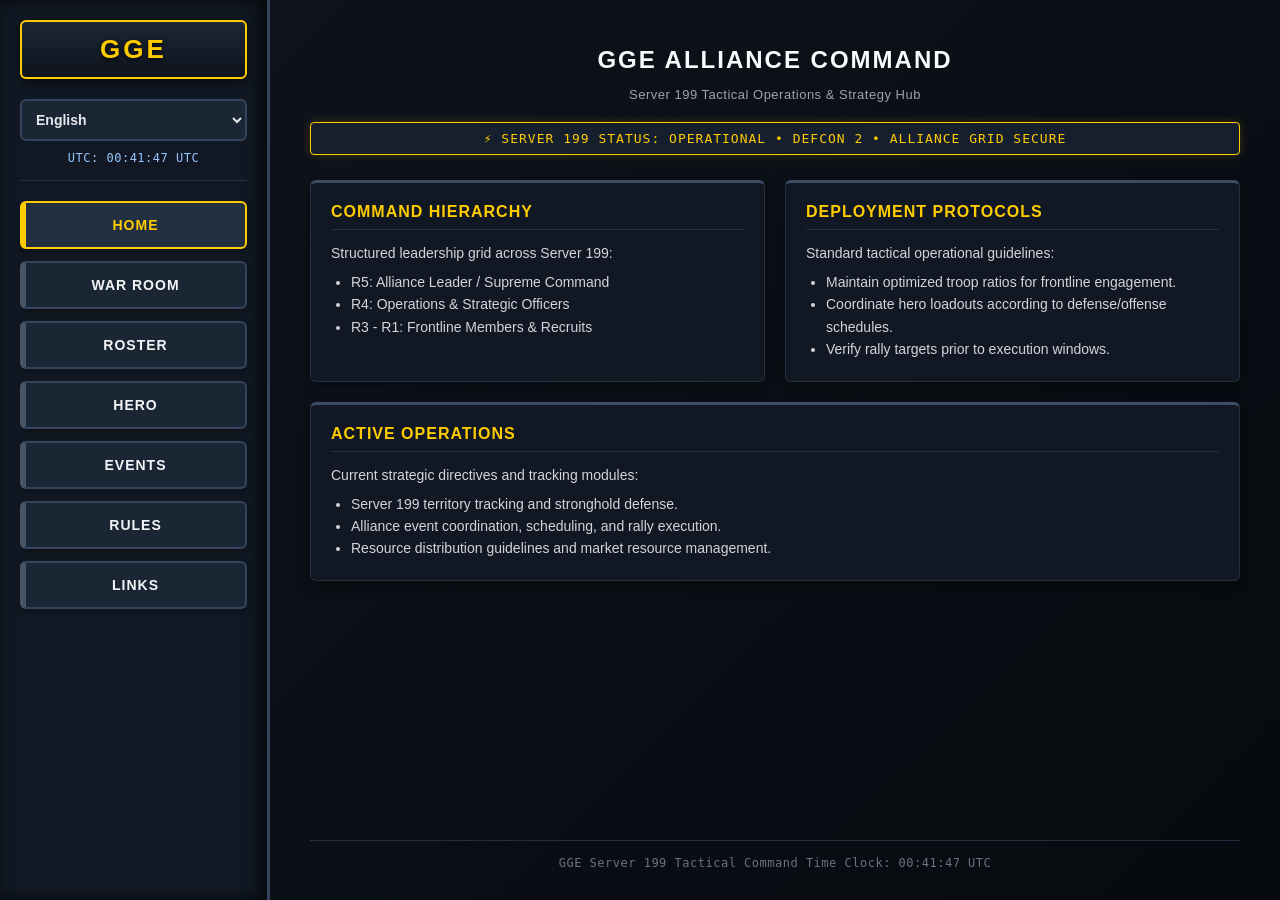
<file: index.html>
<!DOCTYPE html>
<html lang="en">
<head>
    <meta charset="UTF-8">
    <meta name="viewport" content="width=device-width, initial-scale=1.0">
    <title>GGE Server 199 - Alliance Command</title>
    <link rel="stylesheet" href="style.css">
    <style>
        body {
            background: linear-gradient(135deg, #0f141d 0%, #070a0f 100%);
            color: #d1d5db;
            font-family: 'Segoe UI', Tahoma, Geneva, Verdana, sans-serif;
            margin: 0;
            padding: 0;
            display: flex;
            min-height: 100vh;
        }
        /* Vertical Military Flag Sidebar on the Left */
        .sidebar {
            width: 270px;
            background: #111823;
            border-right: 3px solid #33445c;
            padding: 20px;
            display: flex;
            flex-direction: column;
            gap: 20px;
            position: fixed;
            height: 100vh;
            box-sizing: border-box;
            box-shadow: inset -6px 0 15px rgba(0, 0, 0, 0.7);
            z-index: 10;
        }
        /* GGE Flag Header at the Top */
        .flag-header {
            background: linear-gradient(180deg, #1b2635 0%, #0f141d 100%);
            border: 2px solid #ffcc00;
            border-radius: 6px;
            text-align: center;
            padding: 12px;
            box-shadow: 0 4px 10px rgba(0,0,0,0.5);
        }
        .flag-header h1 {
            color: #ffcc00;
            font-size: 26px;
            margin: 0;
            letter-spacing: 3px;
            text-shadow: 0 2px 4px rgba(0,0,0,0.8);
            font-weight: 900;
        }
        .sidebar-top {
            display: flex;
            flex-direction: column;
            gap: 10px;
            border-bottom: 1px solid #223042;
            padding-bottom: 15px;
        }
        .sidebar select {
            background: #1b2635;
            color: #e5e7eb;
            border: 2px solid #33445c;
            padding: 10px;
            border-radius: 6px;
            width: 100%;
            font-weight: bold;
            font-size: 14px;
        }
        .sidebar-clock {
            color: #93c5fd;
            font-size: 12px;
            font-family: monospace;
            letter-spacing: 0.5px;
            text-align: center;
        }
        /* Bulky Tactical Navigation Buttons */
        .nav-links {
            display: flex;
            flex-direction: column;
            gap: 12px;
        }
        .nav-links a {
            color: #f3f4f6;
            text-decoration: none;
            padding: 14px 18px;
            border-radius: 6px;
            background: #1b2635;
            border: 2px solid #33445c;
            border-left: 6px solid #475569;
            transition: all 0.2s ease;
            font-weight: bold;
            text-transform: uppercase;
            font-size: 14px;
            letter-spacing: 1px;
            text-align: center;
            box-shadow: 0 3px 6px rgba(0,0,0,0.3);
        }
        .nav-links a:hover {
            background: #25344a;
            border-color: #93c5fd;
            border-left-color: #93c5fd;
            transform: translateY(-1px);
        }
        .nav-links a.active {
            background: #223042;
            color: #ffcc00;
            border-color: #ffcc00;
            border-left-color: #ffcc00;
        }
        /* Main Command Content Area shifted right */
        .main-content {
            margin-left: 270px;
            flex: 1;
            padding: 30px 40px;
            box-sizing: border-box;
            display: flex;
            flex-direction: column;
            justify-content: space-between;
        }
        .dashboard-container {
            max-width: 1050px;
            margin: 0 auto;
            width: 100%;
        }
        /* Live Threat Ticker */
        .threat-ticker {
            background: #161f2e;
            border: 1px solid #ffcc00;
            border-radius: 4px;
            padding: 8px 15px;
            margin-bottom: 25px;
            color: #ffcc00;
            font-family: monospace;
            font-size: 13px;
            text-align: center;
            letter-spacing: 1px;
            box-shadow: 0 0 10px rgba(255, 204, 0, 0.2);
        }
        /* Command Card Grids */
        .grid-container {
            display: grid;
            grid-template-columns: 1fr 1fr;
            gap: 20px;
            margin-bottom: 20px;
        }
        .command-card {
            background: #111823;
            border: 1px solid #223042;
            border-top: 3px solid #3b4d66;
            border-radius: 6px;
            padding: 20px;
            box-shadow: 0 4px 12px rgba(0, 0, 0, 0.4);
        }
        .command-card.full-width {
            grid-column: span 2;
        }
        .command-card h2 {
            color: #ffcc00;
            font-size: 16px;
            text-transform: uppercase;
            letter-spacing: 1px;
            margin-top: 0;
            margin-bottom: 15px;
            border-bottom: 1px solid #223042;
            padding-bottom: 8px;
        }
        .command-card ul {
            margin: 0;
            padding-left: 20px;
            color: #d1d5db;
            font-size: 14px;
            line-height: 1.6;
        }
        .command-card p {
            color: #d1d5db;
            font-size: 14px;
            margin: 0 0 10px 0;
        }
        footer {
            text-align: center;
            color: #6b7280;
            font-size: 12px;
            border-top: 1px solid #223042;
            padding-top: 15px;
            margin-top: 40px;
            font-family: monospace;
            letter-spacing: 0.5px;
        }
    </style>
</head>
<body>

    <!-- Vertical Military Flag Sidebar -->
    <aside class="sidebar">
        <!-- GGE Flag Header -->
        <div class="flag-header">
            <h1 id="ggeFlag">GGE</h1>
        </div>

        <div class="sidebar-top">
            <!-- Language Selector (All 13 Languages) -->
            <select id="languageSelect" onchange="changeLanguage(this.value)">
                <option value="en">English</option>
                <option value="es">Español</option>
                <option value="de">Deutsch</option>
                <option value="pl">Polski</option>
                <option value="fr">Français</option>
                <option value="nl">Nederlands</option>
                <option value="pt">Português</option>
                <option value="la">Latina</option>
                <option value="ko">한국어</option>
                <option value="tr">Türkçe</option>
                <option value="ru">Русский</option>
                <option value="it">Italiano</option>
                <option value="ar">العربية</option>
            </select>
            <!-- UTC Server Time Clock -->
            <div class="sidebar-clock">UTC: <span id="clock">Loading...</span></div>
        </div>

        <!-- Bulky Tactical Navigation Buttons with Home Active & IDs Matched -->
        <nav class="nav-links">
            <a href="index.html" id="home" class="active">Home</a>
            <a href="war-room.html" id="warroom">War Room</a>
            <a href="roster.html" id="allianceroster">Roster</a>
            <a href="hero.html" id="heroroster">Hero</a>
            <a href="events.html" id="events">Events</a>
            <a href="rules.html" id="rules">Rules</a>
            <a href="links.html" id="intelliLinks">Links</a>
        </nav>
    </aside>

    <!-- Main Command Interface -->
    <div class="main-content">
        <main class="dashboard-container">
            <h1 id="homeMainTitle" style="text-align: center; color: #f9fafb; text-transform: uppercase; letter-spacing: 2px; font-size: 24px; margin-bottom: 5px;">GGE Alliance Command</h1>
            <p id="homeSubtitle" style="text-align: center; color: #9ca3af; margin-bottom: 20px; font-size: 13px; letter-spacing: 0.5px;">Server 199 Tactical Operations & Strategy Hub</p>

            <!-- Live Status Threat Ticker with ID -->
            <div class="threat-ticker" id="threatTickerText">
                ⚡ SERVER 199 STATUS: OPERATIONAL • DEFCON 2 • ALLIANCE GRID SECURE
            </div>

            <!-- Command Panels Grid -->
            <div class="grid-container">
                <!-- Hierarchy Card -->
                <div class="command-card">
                    <h2 id="cardTitle1">Command Hierarchy</h2>
                    <p id="cardDesc1">Structured leadership grid across Server 199:</p>
                    <ul>
                        <li id="hier1">R5: Alliance Leader / Supreme Command</li>
                        <li id="hier2">R4: Operations & Strategic Officers</li>
                        <li id="hier3">R3 - R1: Frontline Members & Recruits</li>
                    </ul>
                </div>

                <!-- Deployment Protocols Card -->
                <div class="command-card">
                    <h2 id="cardTitle2">Deployment Protocols</h2>
                    <p id="cardDesc2">Standard tactical operational guidelines:</p>
                    <ul>
                        <li id="proto1">Maintain optimized troop ratios for frontline engagement.</li>
                        <li id="proto2">Coordinate hero loadouts according to defense/offense schedules.</li>
                        <li id="proto3">Verify rally targets prior to execution windows.</li>
                    </ul>
                </div>

                <!-- Active Operations Card (Full Width) -->
                <div class="command-card full-width">
                    <h2 id="cardTitle3">Active Operations</h2>
                    <p id="cardDesc3">Current strategic directives and tracking modules:</p>
                    <ul>
                        <li id="op1">Server 199 territory tracking and stronghold defense.</li>
                        <li id="op2">Alliance event coordination, scheduling, and rally execution.</li>
                        <li id="op3">Resource distribution guidelines and market resource management.</li>
                    </ul>
                </div>
            </div>
        </main>

        <footer>
            GGE Server 199 Tactical Command Time Clock: <span id="bottomClock">Loading...</span>
        </footer>
    </div>

    <!-- Scripts -->
    <script src="translations.js"></script>
    <script>
        function updateServerTime() {
            const now = new Date();
            const utcTime = now.toUTCString().slice(17, 25) + " UTC";
            const clockElement = document.getElementById('clock');
            const bottomClockElement = document.getElementById('bottomClock');
            if (clockElement) clockElement.innerText = utcTime;
            if (bottomClockElement) bottomClockElement.innerText = utcTime;
        }
        setInterval(updateServerTime, 1000);
        updateServerTime();
    </script>
</body>
</html>
</file>
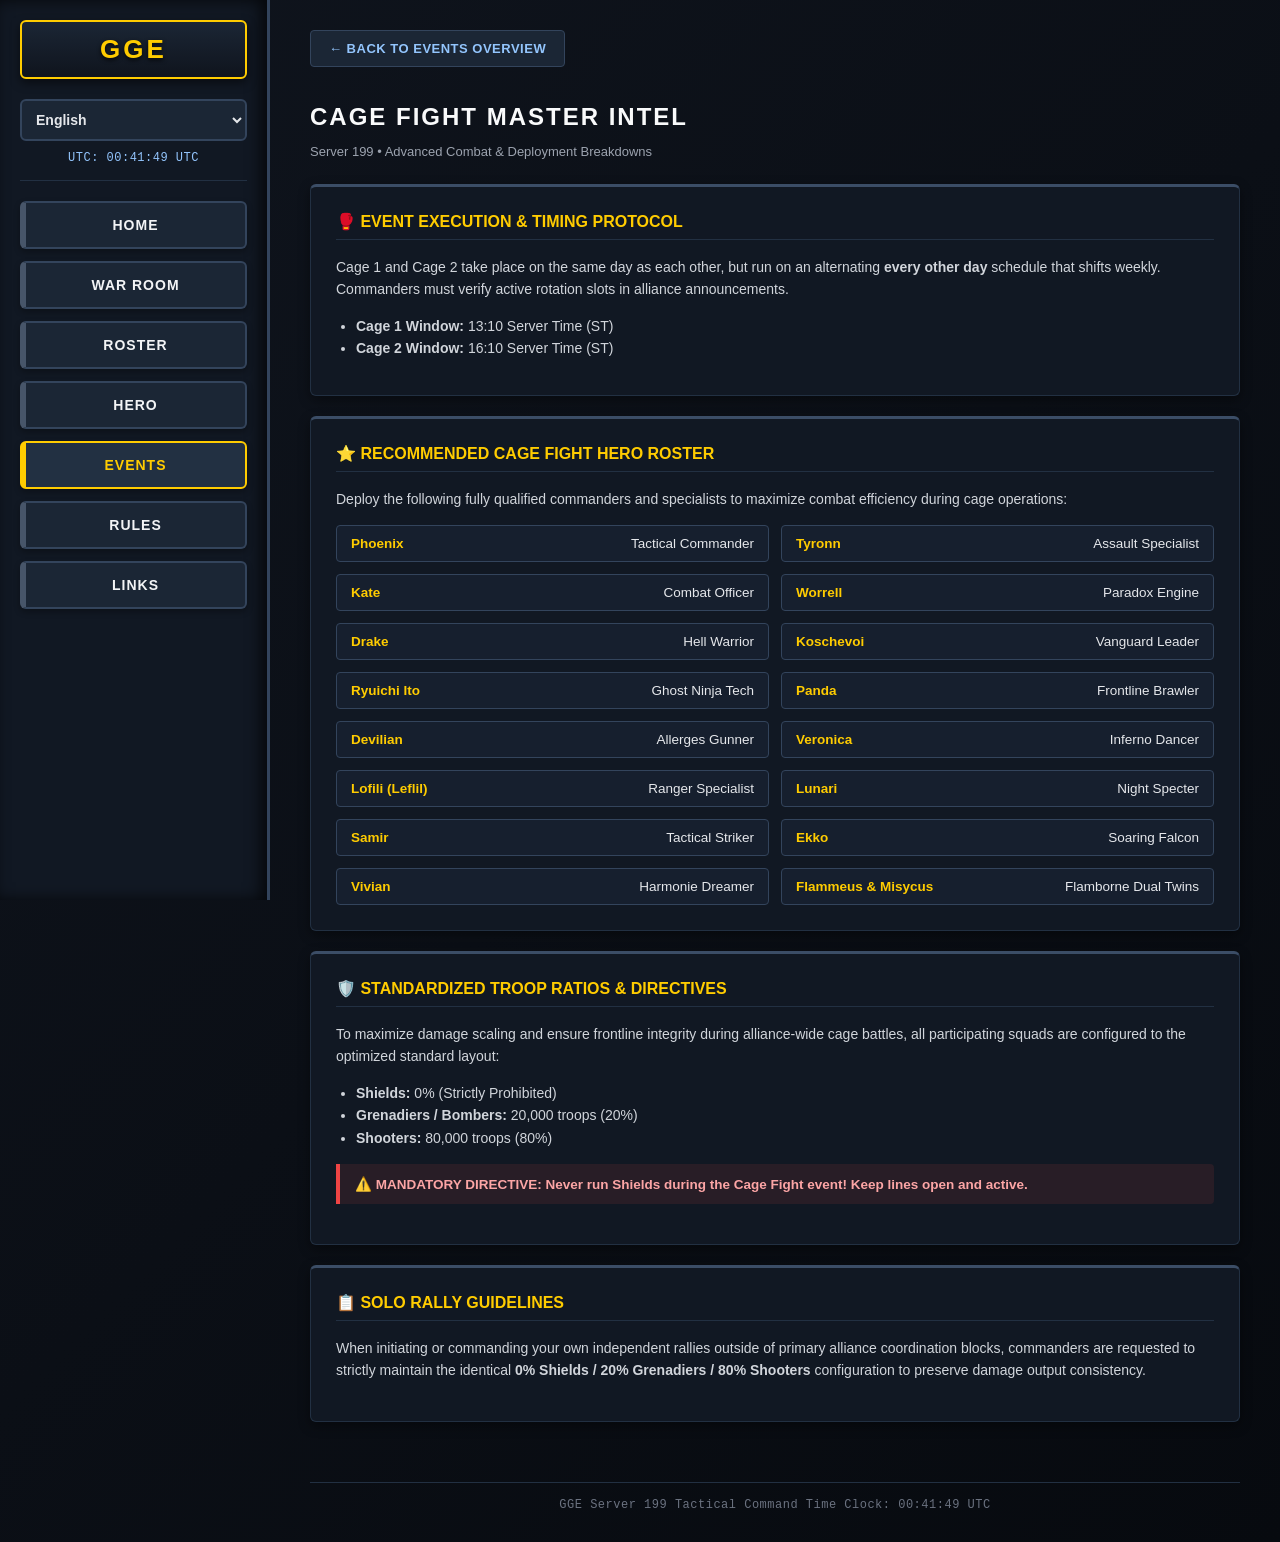
<file: cage-fight.html>
<!DOCTYPE html>
<html lang="en">
<head>
    <meta charset="UTF-8">
    <meta name="viewport" content="width=device-width, initial-scale=1.0">
    <title>GGE Server 199 - Cage Fight Tactical Intel</title>
    <style>
        body {
            background: linear-gradient(135deg, #0f141d 0%, #070a0f 100%);
            color: #d1d5db;
            font-family: 'Segoe UI', Tahoma, Geneva, Verdana, sans-serif;
            margin: 0;
            padding: 0;
            display: flex;
            min-height: 100vh;
        }
        .sidebar {
            width: 270px;
            background: #111823;
            border-right: 3px solid #33445c;
            padding: 20px;
            display: flex;
            flex-direction: column;
            gap: 20px;
            position: fixed;
            height: 100vh;
            box-sizing: border-box;
            box-shadow: inset -6px 0 15px rgba(0, 0, 0, 0.7);
            z-index: 10;
        }
        .flag-header {
            background: linear-gradient(180deg, #1b2635 0%, #0f141d 100%);
            border: 2px solid #ffcc00;
            border-radius: 6px;
            text-align: center;
            padding: 12px;
            box-shadow: 0 4px 10px rgba(0,0,0,0.5);
        }
        .flag-header h1 {
            color: #ffcc00;
            font-size: 26px;
            margin: 0;
            letter-spacing: 3px;
            text-shadow: 0 2px 4px rgba(0,0,0,0.8);
            font-weight: 900;
        }
        .sidebar-top {
            display: flex;
            flex-direction: column;
            gap: 10px;
            border-bottom: 1px solid #223042;
            padding-bottom: 15px;
        }
        .sidebar select {
            background: #1b2635;
            color: #e5e7eb;
            border: 2px solid #33445c;
            padding: 10px;
            border-radius: 6px;
            width: 100%;
            font-weight: bold;
            font-size: 14px;
        }
        .sidebar-clock {
            color: #93c5fd;
            font-size: 12px;
            font-family: monospace;
            letter-spacing: 0.5px;
            text-align: center;
        }
        .nav-links {
            display: flex;
            flex-direction: column;
            gap: 12px;
        }
        .nav-links a {
            color: #f3f4f6;
            text-decoration: none;
            padding: 14px 18px;
            border-radius: 6px;
            background: #1b2635;
            border: 2px solid #33445c;
            border-left: 6px solid #475569;
            transition: all 0.2s ease;
            font-weight: bold;
            text-transform: uppercase;
            font-size: 14px;
            letter-spacing: 1px;
            text-align: center;
            box-shadow: 0 3px 6px rgba(0,0,0,0.3);
        }
        .nav-links a:hover {
            background: #25344a;
            border-color: #93c5fd;
            border-left-color: #93c5fd;
            transform: translateY(-1px);
        }
        .nav-links a.active {
            background: #223042;
            color: #ffcc00;
            border-color: #ffcc00;
            border-left-color: #ffcc00;
        }
        .main-content {
            margin-left: 270px;
            flex: 1;
            padding: 30px 40px;
            box-sizing: border-box;
            display: flex;
            flex-direction: column;
            justify-content: space-between;
        }
        .content-container {
            max-width: 1050px;
            margin: 0 auto;
            width: 100%;
        }
        .intel-card {
            background: #111823;
            border: 1px solid #223042;
            border-top: 3px solid #3b4d66;
            border-radius: 6px;
            padding: 25px;
            margin-bottom: 20px;
            box-shadow: 0 4px 12px rgba(0, 0, 0, 0.4);
        }
        .intel-card h3 {
            color: #ffcc00;
            font-size: 16px;
            text-transform: uppercase;
            margin-top: 0;
            border-bottom: 1px solid #223042;
            padding-bottom: 8px;
        }
        .intel-card p, .intel-card li {
            color: #d1d5db;
            font-size: 14px;
            line-height: 1.6;
        }
        .intel-card ul {
            padding-left: 20px;
            margin: 10px 0;
        }
        .hero-list-grid {
            display: grid;
            grid-template-columns: 1fr 1fr;
            gap: 12px;
            margin-top: 15px;
        }
        .hero-item {
            background: #161f2e;
            border: 1px solid #33445c;
            padding: 10px 14px;
            border-radius: 4px;
            color: #e5e7eb;
            font-size: 13.5px;
            display: flex;
            justify-content: space-between;
            align-items: center;
        }
        .hero-name {
            color: #ffcc00;
            font-weight: bold;
        }
        .alert-box {
            background: rgba(239, 68, 68, 0.1);
            border-left: 4px solid #ef4444;
            padding: 12px 15px;
            margin: 15px 0;
            border-radius: 0 4px 4px 0;
            color: #fca5a5;
            font-weight: bold;
            font-size: 13.5px;
        }
        .back-btn {
            display: inline-block;
            background: #1b2635;
            color: #93c5fd;
            border: 1px solid #33445c;
            padding: 10px 18px;
            border-radius: 4px;
            text-decoration: none;
            font-weight: bold;
            font-size: 13px;
            text-transform: uppercase;
            letter-spacing: 0.5px;
            margin-bottom: 20px;
        }
        .back-btn:hover {
            background: #25344a;
            color: #ffcc00;
            border-color: #ffcc00;
        }
        footer {
            text-align: center;
            color: #6b7280;
            font-size: 12px;
            border-top: 1px solid #223042;
            padding-top: 15px;
            margin-top: 40px;
            font-family: monospace;
            letter-spacing: 0.5px;
        }
    </style>
</head>
<body>

    <aside class="sidebar">
        <div class="flag-header">
            <h1 id="ggeFlag">GGE</h1>
        </div>
        <div class="sidebar-top">
            <select id="languageSelect" onchange="changeLanguage(this.value)">
                <option value="en">English</option>
                <option value="es">Español</option>
                <option value="de">Deutsch</option>
                <option value="pl">Polski</option>
                <option value="fr">Français</option>
                <option value="nl">Nederlands</option>
                <option value="pt">Português</option>
                <option value="la">Latina</option>
                <option value="ko">한국어</option>
                <option value="tr">Türkçe</option>
                <option value="ru">Русский</option>
                <option value="it">Italiano</option>
                <option value="ar">العربية</option>
            </select>
            <div class="sidebar-clock">UTC: <span id="clock">Loading...</span></div>
        </div>
        <nav class="nav-links">
            <a href="index.html" id="home">Home</a>
            <a href="war-room.html" id="warroom">War Room</a>
            <a href="roster.html" id="allianceroster">Roster</a>
            <a href="hero.html" id="heroroster">Hero</a>
            <a href="events.html" id="events" class="active">Events</a>
            <a href="rules.html" id="rules">Rules</a>
            <a href="links.html" id="intelliLinks">Links</a>
        </nav>
    </aside>

    <div class="main-content">
        <main class="content-container">
            <a href="events.html" class="back-btn">&larr; Back to Events Overview</a>
            
            <h1 style="color: #f9fafb; text-transform: uppercase; letter-spacing: 2px; font-size: 24px; margin-bottom: 5px;">Cage Fight Master Intel</h1>
            <p style="color: #9ca3af; margin-bottom: 25px; font-size: 13px;">Server 199 • Advanced Combat & Deployment Breakdowns</p>

            <div class="intel-card">
                <h3>🥊 Event Execution & Timing Protocol</h3>
                <p>Cage 1 and Cage 2 take place on the same day as each other, but run on an alternating <strong>every other day</strong> schedule that shifts weekly. Commanders must verify active rotation slots in alliance announcements.</p>
                <ul>
                    <li><strong>Cage 1 Window:</strong> 13:10 Server Time (ST)</li>
                    <li><strong>Cage 2 Window:</strong> 16:10 Server Time (ST)</li>
                </ul>
            </div>

            <!-- Inserted Hero Set Section -->
            <div class="intel-card">
                <h3>⭐ Recommended Cage Fight Hero Roster</h3>
                <p>Deploy the following fully qualified commanders and specialists to maximize combat efficiency during cage operations:</p>
                <div class="hero-list-grid">
                    <div class="hero-item"><span class="hero-name">Phoenix</span><span>Tactical Commander</span></div>
                    <div class="hero-item"><span class="hero-name">Tyronn</span><span>Assault Specialist</span></div>
                    <div class="hero-item"><span class="hero-name">Kate</span><span>Combat Officer</span></div>
                    <div class="hero-item"><span class="hero-name">Worrell</span><span>Paradox Engine</span></div>
                    <div class="hero-item"><span class="hero-name">Drake</span><span>Hell Warrior</span></div>
                    <div class="hero-item"><span class="hero-name">Koschevoi</span><span>Vanguard Leader</span></div>
                    <div class="hero-item"><span class="hero-name">Ryuichi Ito</span><span>Ghost Ninja Tech</span></div>
                    <div class="hero-item"><span class="hero-name">Panda</span><span>Frontline Brawler</span></div>
                    <div class="hero-item"><span class="hero-name">Devilian</span><span>Allerges Gunner</span></div>
                    <div class="hero-item"><span class="hero-name">Veronica</span><span>Inferno Dancer</span></div>
                    <div class="hero-item"><span class="hero-name">Lofili (Leflil)</span><span>Ranger Specialist</span></div>
                    <div class="hero-item"><span class="hero-name">Lunari</span><span>Night Specter</span></div>
                    <div class="hero-item"><span class="hero-name">Samir</span><span>Tactical Striker</span></div>
                    <div class="hero-item"><span class="hero-name">Ekko</span><span>Soaring Falcon</span></div>
                    <div class="hero-item"><span class="hero-name">Vivian</span><span>Harmonie Dreamer</span></div>
                    <div class="hero-item"><span class="hero-name">Flammeus & Misycus</span><span>Flamborne Dual Twins</span></div>
                </div>
            </div>

            <div class="intel-card">
                <h3>🛡️ Standardized Troop Ratios & Directives</h3>
                <p>To maximize damage scaling and ensure frontline integrity during alliance-wide cage battles, all participating squads are configured to the optimized standard layout:</p>
                <ul>
                    <li><strong>Shields:</strong> 0% (Strictly Prohibited)</li>
                    <li><strong>Grenadiers / Bombers:</strong> 20,000 troops (20%)</li>
                    <li><strong>Shooters:</strong> 80,000 troops (80%)</li>
                </ul>
                <div class="alert-box">
                    ⚠️ MANDATORY DIRECTIVE: Never run Shields during the Cage Fight event! Keep lines open and active.
                </div>
            </div>

            <div class="intel-card">
                <h3>📋 Solo Rally Guidelines</h3>
                <p>When initiating or commanding your own independent rallies outside of primary alliance coordination blocks, commanders are requested to strictly maintain the identical <strong>0% Shields / 20% Grenadiers / 80% Shooters</strong> configuration to preserve damage output consistency.</p>
            </div>
        </main>

        <footer>
            GGE Server 199 Tactical Command Time Clock: <span id="bottomClock">Loading...</span>
        </footer>
    </div>

    <script>
        function updateServerTime() {
            const now = new Date();
            const utcTime = now.toUTCString().slice(17, 25) + " UTC";
            const clockElement = document.getElementById('clock');
            const bottomClockElement = document.getElementById('bottomClock');
            if (clockElement) clockElement.innerText = utcTime;
            if (bottomClockElement) bottomClockElement.innerText = utcTime;
        }
        setInterval(updateServerTime, 1000);
        updateServerTime();
    </script>
</body>
</html>
</file>
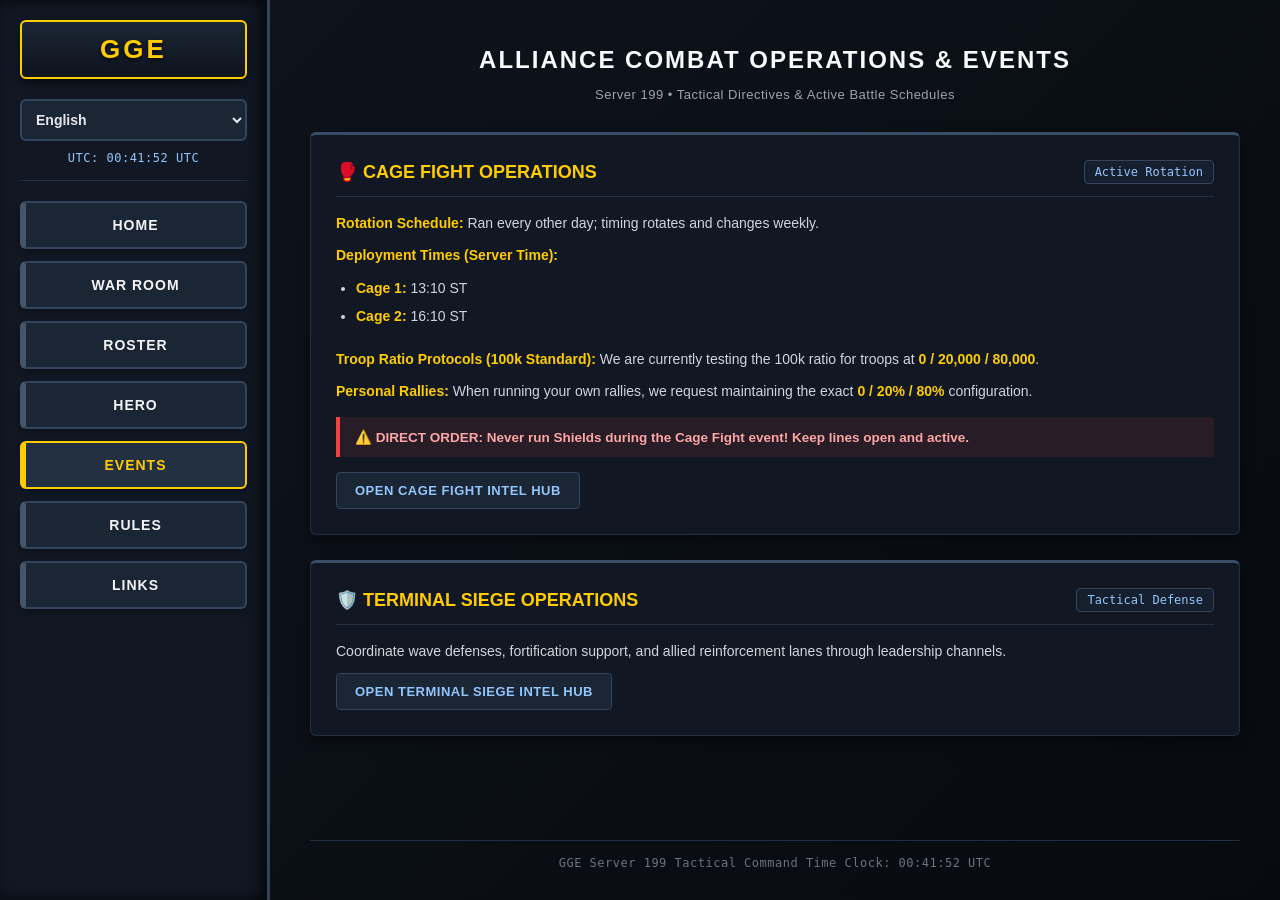
<file: events.html>
<!DOCTYPE html>
<html lang="en">
<head>
    <meta charset="UTF-8">
    <meta name="viewport" content="width=device-width, initial-scale=1.0">
    <title>GGE Server 199 - Alliance Events & Operations</title>
    <style>
        body {
            background: linear-gradient(135deg, #0f141d 0%, #070a0f 100%);
            color: #d1d5db;
            font-family: 'Segoe UI', Tahoma, Geneva, Verdana, sans-serif;
            margin: 0;
            padding: 0;
            display: flex;
            min-height: 100vh;
        }
        /* Vertical Military Flag Sidebar on the Left */
        .sidebar {
            width: 270px;
            background: #111823;
            border-right: 3px solid #33445c;
            padding: 20px;
            display: flex;
            flex-direction: column;
            gap: 20px;
            position: fixed;
            height: 100vh;
            box-sizing: border-box;
            box-shadow: inset -6px 0 15px rgba(0, 0, 0, 0.7);
            z-index: 10;
        }
        /* GGE Flag Header at the Top */
        .flag-header {
            background: linear-gradient(180deg, #1b2635 0%, #0f141d 100%);
            border: 2px solid #ffcc00;
            border-radius: 6px;
            text-align: center;
            padding: 12px;
            box-shadow: 0 4px 10px rgba(0,0,0,0.5);
        }
        .flag-header h1 {
            color: #ffcc00;
            font-size: 26px;
            margin: 0;
            letter-spacing: 3px;
            text-shadow: 0 2px 4px rgba(0,0,0,0.8);
            font-weight: 900;
        }
        .sidebar-top {
            display: flex;
            flex-direction: column;
            gap: 10px;
            border-bottom: 1px solid #223042;
            padding-bottom: 15px;
        }
        .sidebar select {
            background: #1b2635;
            color: #e5e7eb;
            border: 2px solid #33445c;
            padding: 10px;
            border-radius: 6px;
            width: 100%;
            font-weight: bold;
            font-size: 14px;
        }
        .sidebar-clock {
            color: #93c5fd;
            font-size: 12px;
            font-family: monospace;
            letter-spacing: 0.5px;
            text-align: center;
        }
        /* Bulky Tactical Navigation Buttons */
        .nav-links {
            display: flex;
            flex-direction: column;
            gap: 12px;
        }
        .nav-links a {
            color: #f3f4f6;
            text-decoration: none;
            padding: 14px 18px;
            border-radius: 6px;
            background: #1b2635;
            border: 2px solid #33445c;
            border-left: 6px solid #475569;
            transition: all 0.2s ease;
            font-weight: bold;
            text-transform: uppercase;
            font-size: 14px;
            letter-spacing: 1px;
            text-align: center;
            box-shadow: 0 3px 6px rgba(0,0,0,0.3);
        }
        .nav-links a:hover {
            background: #25344a;
            border-color: #93c5fd;
            border-left-color: #93c5fd;
            transform: translateY(-1px);
        }
        .nav-links a.active {
            background: #223042;
            color: #ffcc00;
            border-color: #ffcc00;
            border-left-color: #ffcc00;
        }
        /* Main Command Content Area shifted right */
        .main-content {
            margin-left: 270px;
            flex: 1;
            padding: 30px 40px;
            box-sizing: border-box;
            display: flex;
            flex-direction: column;
            justify-content: space-between;
        }
        .events-container {
            max-width: 1050px;
            margin: 0 auto;
            width: 100%;
        }
        .section-title {
            color: #ffcc00;
            font-size: 18px;
            text-transform: uppercase;
            letter-spacing: 1.5px;
            margin: 30px 0 15px 0;
            border-bottom: 2px solid #33445c;
            padding-bottom: 8px;
        }
        /* Tactical Event Cards */
        .event-card {
            background: #111823;
            border: 1px solid #223042;
            border-top: 3px solid #3b4d66;
            border-radius: 6px;
            padding: 25px;
            margin-bottom: 25px;
            box-shadow: 0 4px 12px rgba(0, 0, 0, 0.4);
        }
        .event-header {
            display: flex;
            justify-content: space-between;
            align-items: center;
            border-bottom: 1px solid #223042;
            padding-bottom: 12px;
            margin-bottom: 15px;
        }
        .event-title {
            color: #ffcc00;
            font-size: 18px;
            text-transform: uppercase;
            font-weight: bold;
            margin: 0;
        }
        .event-badge {
            color: #93c5fd;
            font-size: 12px;
            font-family: monospace;
            background: #161f2e;
            padding: 4px 10px;
            border: 1px solid #33445c;
            border-radius: 4px;
        }
        .event-details p {
            color: #d1d5db;
            font-size: 14px;
            line-height: 1.6;
            margin: 0 0 10px 0;
        }
        .event-details ul {
            margin: 10px 0 20px 0;
            padding-left: 20px;
            color: #d1d5db;
            font-size: 14px;
            line-height: 1.6;
        }
        .event-details li {
            margin-bottom: 6px;
        }
        .event-details strong {
            color: #ffcc00;
        }
        .alert-box {
            background: rgba(239, 68, 68, 0.1);
            border-left: 4px solid #ef4444;
            padding: 12px 15px;
            margin: 15px 0;
            border-radius: 0 4px 4px 0;
            color: #fca5a5;
            font-weight: bold;
            font-size: 13.5px;
        }
        .event-btn {
            display: inline-block;
            background: #1b2635;
            color: #93c5fd;
            border: 1px solid #33445c;
            padding: 10px 18px;
            border-radius: 4px;
            text-decoration: none;
            font-weight: bold;
            font-size: 13px;
            text-transform: uppercase;
            letter-spacing: 0.5px;
            transition: all 0.2s ease;
        }
        .event-btn:hover {
            background: #25344a;
            color: #ffcc00;
            border-color: #ffcc00;
        }
        footer {
            text-align: center;
            color: #6b7280;
            font-size: 12px;
            border-top: 1px solid #223042;
            padding-top: 15px;
            margin-top: 40px;
            font-family: monospace;
            letter-spacing: 0.5px;
        }
    </style>
</head>
<body>

    <!-- Vertical Military Flag Sidebar -->
    <aside class="sidebar">
        <!-- GGE Flag Header -->
        <div class="flag-header">
            <h1 id="ggeFlag">GGE</h1>
        </div>

        <div class="sidebar-top">
            <!-- Language Selector (All 13 Languages) -->
            <select id="languageSelect" onchange="changeLanguage(this.value)">
                <option value="en">English</option>
                <option value="es">Español</option>
                <option value="de">Deutsch</option>
                <option value="pl">Polski</option>
                <option value="fr">Français</option>
                <option value="nl">Nederlands</option>
                <option value="pt">Português</option>
                <option value="la">Latina</option>
                <option value="ko">한국어</option>
                <option value="tr">Türkçe</option>
                <option value="ru">Русский</option>
                <option value="it">Italiano</option>
                <option value="ar">العربية</option>
            </select>
            <!-- UTC Server Time Clock -->
            <div class="sidebar-clock">UTC: <span id="clock">Loading...</span></div>
        </div>

        <!-- Bulky Tactical Navigation Buttons with Events Active -->
        <nav class="nav-links">
            <a href="index.html" id="home">Home</a>
            <a href="war-room.html" id="warroom">War Room</a>
            <a href="roster.html" id="allianceroster">Roster</a>
            <a href="hero.html" id="heroroster">Hero</a>
            <a href="events.html" id="events" class="active">Events</a>
            <a href="rules.html" id="rules">Rules</a>
            <a href="links.html" id="intelliLinks">Links</a>
        </nav>
    </aside>

    <!-- Main Command Interface -->
    <main class="main-content">
        <div class="events-container">
            <h1 id="eventsMainTitle" style="text-align: center; color: #f9fafb; text-transform: uppercase; letter-spacing: 2px; font-size: 24px; margin-bottom: 5px;">Alliance Combat Operations & Events</h1>
            <p id="eventsSubtitle" style="text-align: center; color: #9ca3af; margin-bottom: 30px; font-size: 13px; letter-spacing: 0.5px;">Server 199 • Tactical Directives & Active Battle Schedules</p>

            <!-- Cage Fight Event Card -->
            <div class="event-card">
                <div class="event-header">
                    <h2 class="event-title">🥊 Cage Fight Operations</h2>
                    <span class="event-badge">Active Rotation</span>
                </div>
                <div class="event-details">
                    <p><strong>Rotation Schedule:</strong> Ran every other day; timing rotates and changes weekly.</p>
                    <p><strong>Deployment Times (Server Time):</strong></p>
                    <ul>
                        <li><strong>Cage 1:</strong> 13:10 ST</li>
                        <li><strong>Cage 2:</strong> 16:10 ST</li>
                    </ul>
                    <p><strong>Troop Ratio Protocols (100k Standard):</strong> We are currently testing the 100k ratio for troops at <strong>0 / 20,000 / 80,000</strong>.</p>
                    <p><strong>Personal Rallies:</strong> When running your own rallies, we request maintaining the exact <strong>0 / 20% / 80%</strong> configuration.</p>
                    
                    <div class="alert-box">
                        ⚠️ DIRECT ORDER: Never run Shields during the Cage Fight event! Keep lines open and active.
                    </div>
                </div>
                <a href="cage-fight.html" class="event-btn">Open Cage Fight Intel Hub</a>
            </div>

            <!-- Terminal Siege Event Card -->
            <div class="event-card">
                <div class="event-header">
                    <h2 class="event-title">🛡️ Terminal Siege Operations</h2>
                    <span class="event-badge">Tactical Defense</span>
                </div>
                <div class="event-details">
                    <p>Coordinate wave defenses, fortification support, and allied reinforcement lanes through leadership channels.</p>
                </div>
                <a href="terminal-siege.html" class="event-btn">Open Terminal Siege Intel Hub</a>
            </div>
        </div>

        <footer>
            GGE Server 199 Tactical Command Time Clock: <span id="bottomClock">Loading...</span>
        </footer>
    </main>

    <!-- Scripts -->
    <script>
        function updateServerTime() {
            const now = new Date();
            const utcTime = now.toUTCString().slice(17, 25) + " UTC";
            const clockElement = document.getElementById('clock');
            const bottomClockElement = document.getElementById('bottomClock');
            if (clockElement) clockElement.innerText = utcTime;
            if (bottomClockElement) bottomClockElement.innerText = utcTime;
        }
        setInterval(updateServerTime, 1000);
        updateServerTime();

        // 13-Language Dynamic Text Translation Support
        const translations = {
            en: { home: "Home", warroom: "War Room", allianceroster: "Roster", heroroster: "Hero", events: "Events", rules: "Rules", intelliLinks: "Links", eventsMainTitle: "Alliance Combat Operations & Events", eventsSubtitle: "Server 199 • Tactical Directives & Active Battle Schedules" },
            es: { home: "Inicio", warroom: "Sala de Guerra", allianceroster: "Lista", heroroster: "Héroe", events: "Eventos", rules: "Reglas", intelliLinks: "Enlaces", eventsMainTitle: "Operaciones de Combate y Eventos", eventsSubtitle: "Servidor 199 • Directivas Tácticas y Horarios" },
            de: { home: "Startseite", warroom: "Kriegsraum", allianceroster: "Kader", heroroster: "Held", events: "Ereignisse", rules: "Regeln", intelliLinks: "Links", eventsMainTitle: "Allianz-Kampfeinsätze", eventsSubtitle: "Server 199 • Taktische Richtlinien & Zeitpläne" },
            pl: { home: "Start", warroom: "Pokój Bojowy", allianceroster: "Skład", heroroster: "Bohater", events: "Wydarzenia", rules: "Zasady", intelliLinks: "Linki", eventsMainTitle: "Operacje Bojowe Sojuszu", eventsSubtitle: "Serwer 199 • Dyrektywy Taktyczne" },
            fr: { home: "Accueil", warroom: "Salle de Guerre", allianceroster: "Effectif", heroroster: "Héros", events: "Événements", rules: "Règles", intelliLinks: "Liens", eventsMainTitle: "Opérations de Combat", eventsSubtitle: "Serveur 199 • Directives Tactiques" },
            nl: { home: "Thuis", warroom: "Oorlogskamer", allianceroster: "Rooster", heroroster: "Held", events: "Evenementen", rules: "Regels", intelliLinks: "Links", eventsMainTitle: "Alliantie Gevechtsoperaties", eventsSubtitle: "Server 199 • Tactische Richtlijnen" },
            pt: { home: "Início", warroom: "Sala de Guerra", allianceroster: "Elenco", heroroster: "Herói", events: "Eventos", rules: "Regras", intelliLinks: "Links", eventsMainTitle: "Operações de Combate", eventsSubtitle: "Servidor 199 • Diretrizes Táticas" },
            la: { home: "Domus", warroom: "Cubiculum Belli", allianceroster: "Index", heroroster: "Heros", events: "Eventa", rules: "Regulae", intelliLinks: "Nexus", eventsMainTitle: "Operationes Pugnae", eventsSubtitle: "Servulus 199 • Praecepta Tacticus" },
            ko: { home: "홈", warroom: "상상실", allianceroster: "명단", heroroster: "영웅", events: "이벤트", rules: "규칙", intelliLinks: "링크", eventsMainTitle: "동맹 전투 작전 및 이벤트", eventsSubtitle: "서버 199 • 전술 지침 및 일정" },
            tr: { home: "Ana Sayfa", warroom: "Savaş Odası", allianceroster: "Kadro", heroroster: "Kahraman", events: "Etkinlikler", rules: "Kurallar", intelliLinks: "Bağlantılar", eventsMainTitle: "İttifak Savaş Operasyonları", eventsSubtitle: "Sunucu 199 • Taktiksel Talimatlar" },
            ru: { home: "Главная", warroom: "Военный зал", allianceroster: "Состав", heroroster: "Герой", events: "События", rules: "Правила", intelliLinks: "Ссылки", eventsMainTitle: "Боевые операции альянса", eventsSubtitle: "Сервер 199 • Тактические директивы" },
            it: { home: "Home", warroom: "Stanza di Guerra", allianceroster: "Roster", heroroster: "Eroe", events: "Eventi", rules: "Regole", intelliLinks: "Link", eventsMainTitle: "Operazioni di Combattimento", eventsSubtitle: "Server 199 • Direttive Tattiche" },
            ar: { home: "الرئيسية", warroom: "غرفة الحرب", allianceroster: "القائمة", heroroster: "البطل", events: "الفعاليات", rules: "القواعد", intelliLinks: "الروابط", eventsMainTitle: "عمليات القتال والفعاليات", eventsSubtitle: "الخادم 199 • التوجيهات التكتيكية" }
        };

        function changeLanguage(lang) {
            const t = translations[lang];
            if (!t) return;
            document.getElementById('home').innerText = t.home;
            document.getElementById('warroom').innerText = t.warroom;
            document.getElementById('allianceroster').innerText = t.allianceroster;
            document.getElementById('heroroster').innerText = t.heroroster;
            document.getElementById('events').innerText = t.events;
            document.getElementById('rules').innerText = t.rules;
            document.getElementById('intelliLinks').innerText = t.intelliLinks;
            document.getElementById('eventsMainTitle').innerText = t.eventsMainTitle;
            document.getElementById('eventsSubtitle').innerText = t.eventsSubtitle;
        }
    </script>
</body>
</html>
</file>
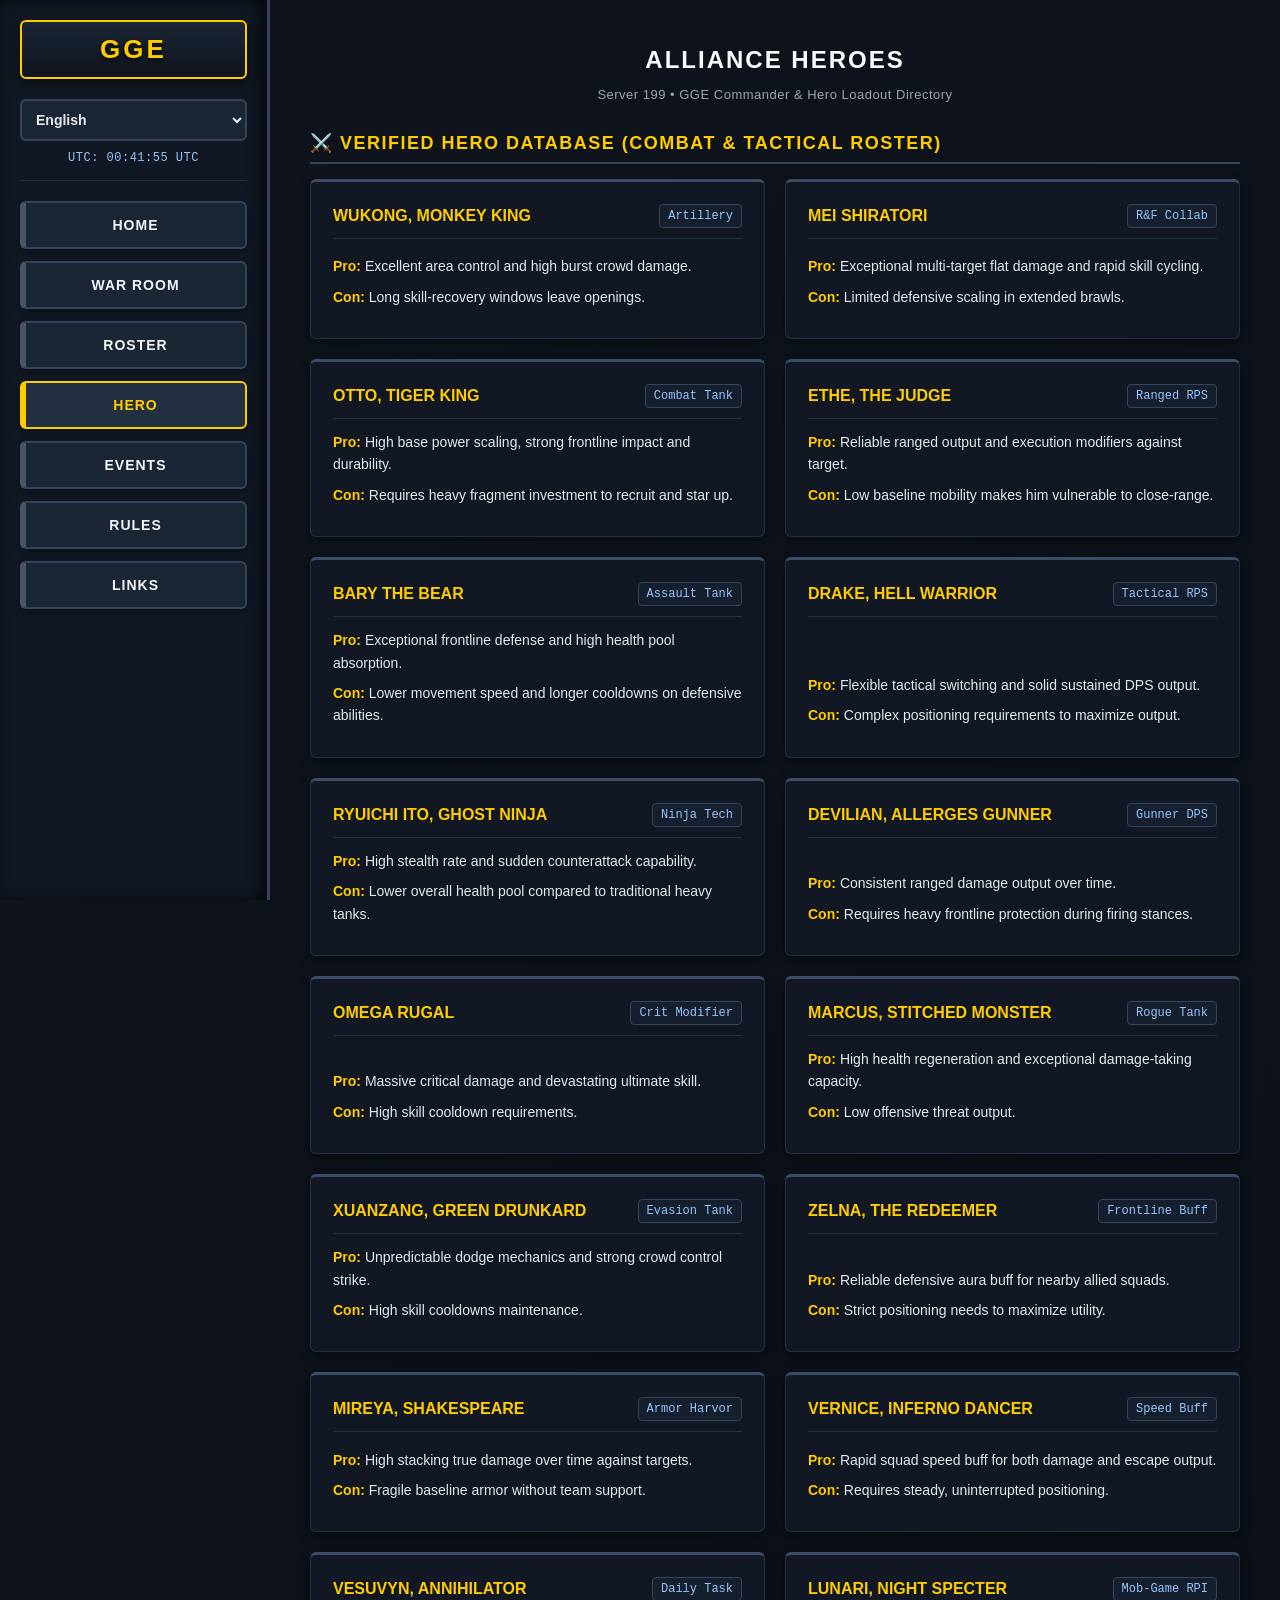
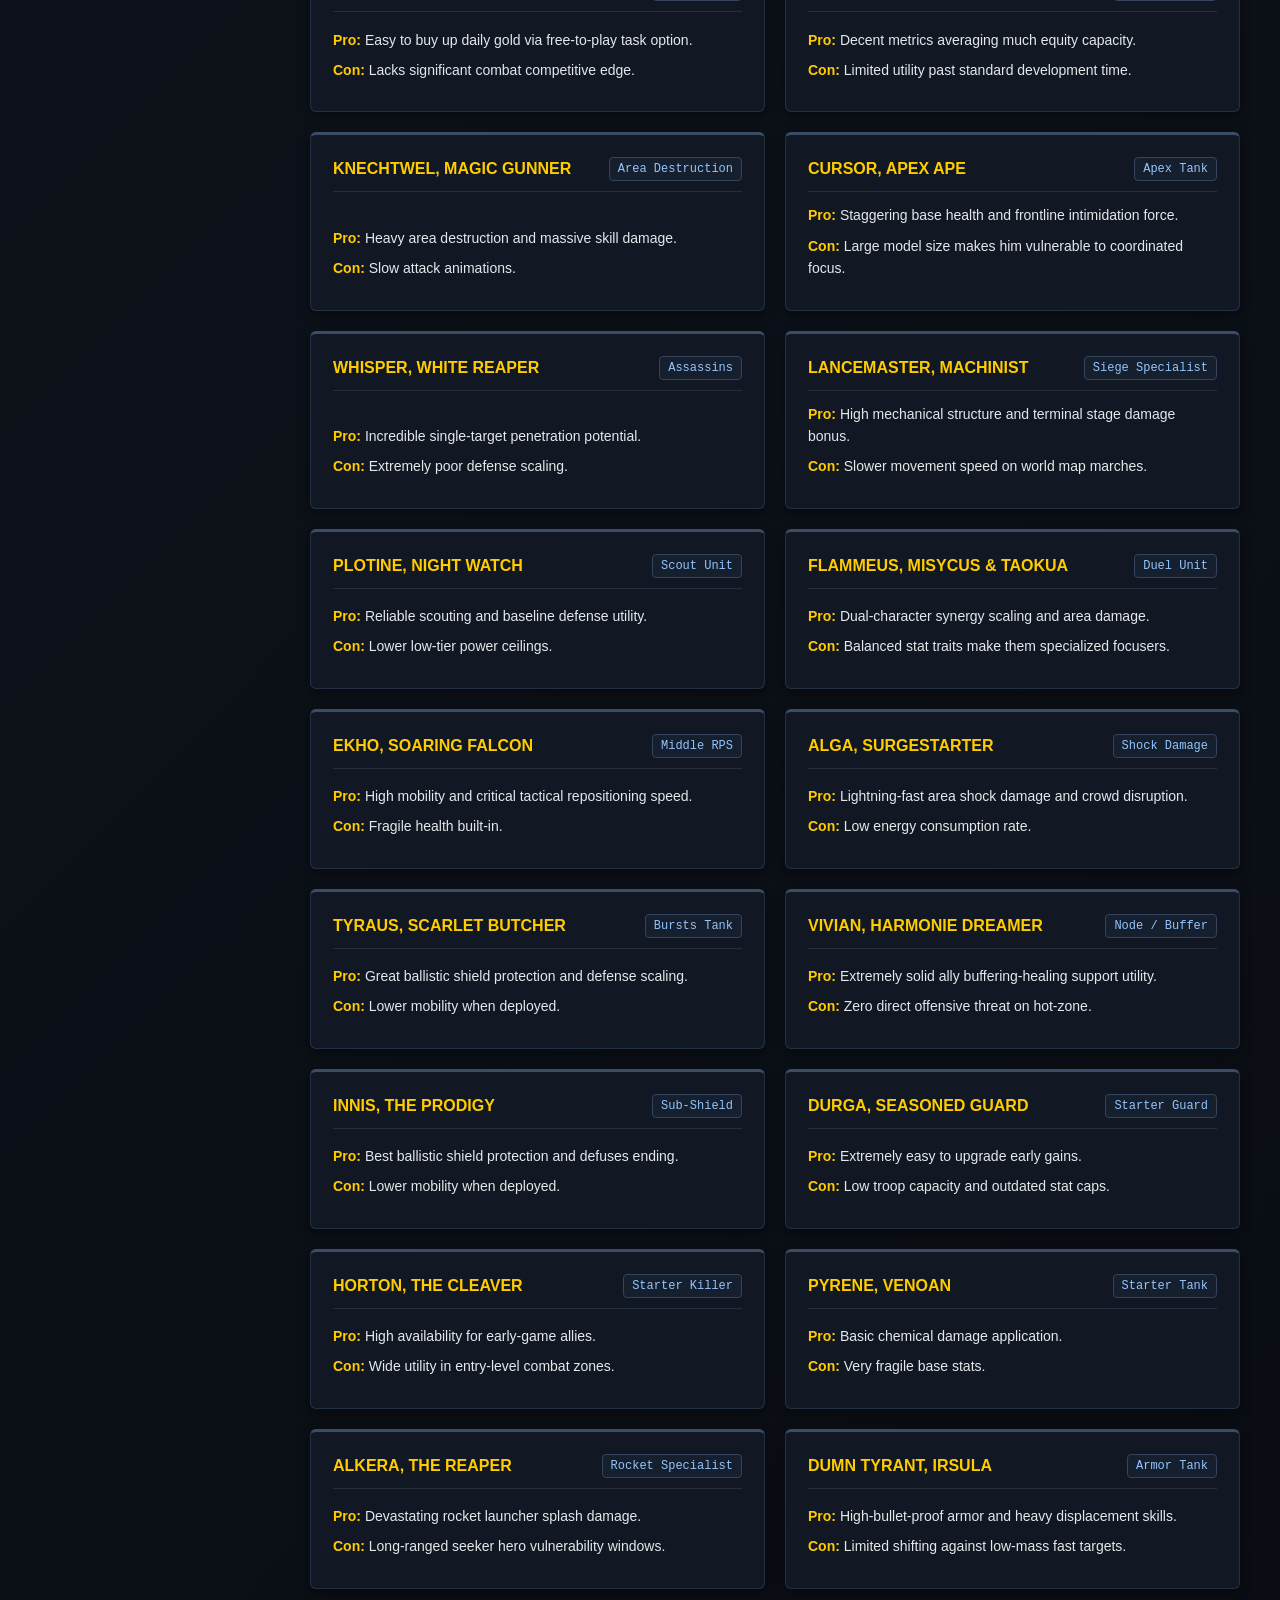
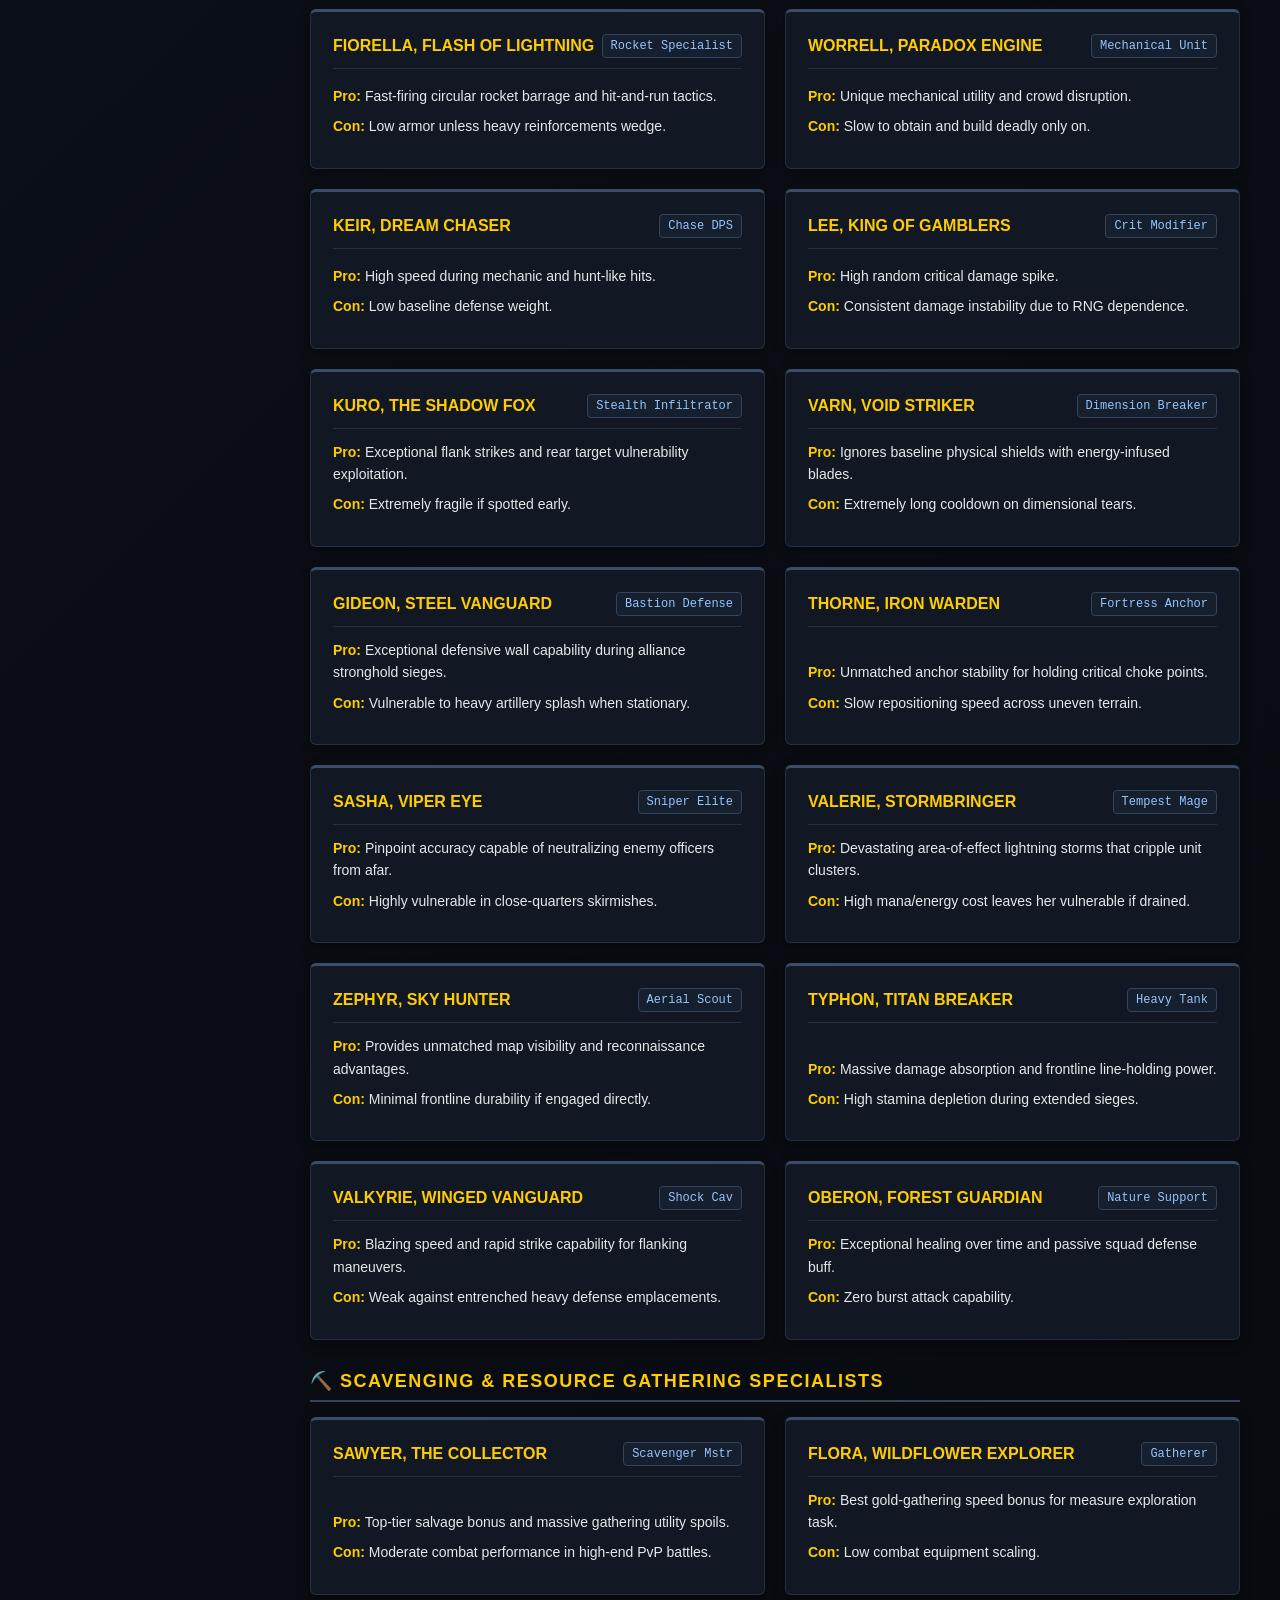
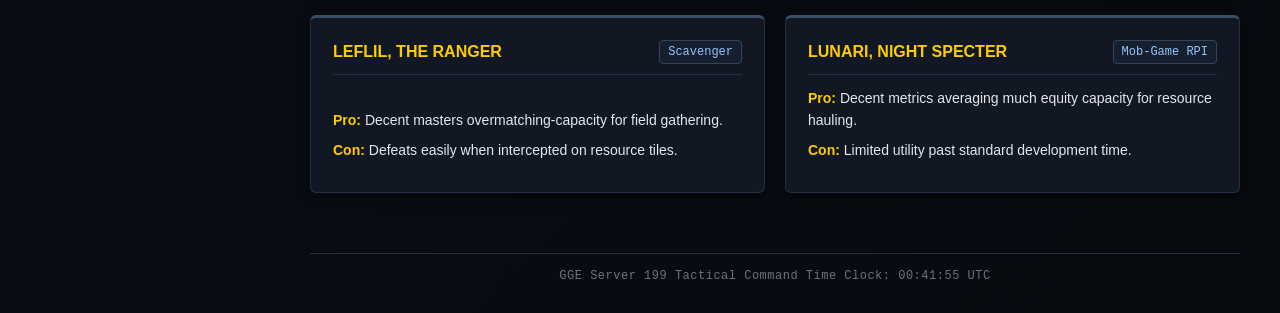
<file: hero.html>
<!DOCTYPE html>
<html lang="en">
<head>
    <meta charset="UTF-8">
    <meta name="viewport" content="width=device-width, initial-scale=1.0">
    <title>GGE Server 199 - Alliance Heroes</title>
    <link rel="stylesheet" href="style.css">
    <style>
        body {
            background: linear-gradient(135deg, #0f141d 0%, #070a0f 100%);
            color: #d1d5db;
            font-family: 'Segoe UI', Tahoma, Geneva, Verdana, sans-serif;
            margin: 0;
            padding: 0;
            display: flex;
            min-height: 100vh;
        }
        /* Vertical Military Flag Sidebar on the Left */
        .sidebar {
            width: 270px;
            background: #111823;
            border-right: 3px solid #33445c;
            padding: 20px;
            display: flex;
            flex-direction: column;
            gap: 20px;
            position: fixed;
            height: 100vh;
            box-sizing: border-box;
            box-shadow: inset -6px 0 15px rgba(0, 0, 0, 0.7);
            z-index: 10;
        }
        /* GGE Flag Header at the Top */
        .flag-header {
            background: linear-gradient(180deg, #1b2635 0%, #0f141d 100%);
            border: 2px solid #ffcc00;
            border-radius: 6px;
            text-align: center;
            padding: 12px;
            box-shadow: 0 4px 10px rgba(0,0,0,0.5);
        }
        .flag-header h1 {
            color: #ffcc00;
            font-size: 26px;
            margin: 0;
            letter-spacing: 3px;
            text-shadow: 0 2px 4px rgba(0,0,0,0.8);
            font-weight: 900;
        }
        .sidebar-top {
            display: flex;
            flex-direction: column;
            gap: 10px;
            border-bottom: 1px solid #223042;
            padding-bottom: 15px;
        }
        .sidebar select {
            background: #1b2635;
            color: #e5e7eb;
            border: 2px solid #33445c;
            padding: 10px;
            border-radius: 6px;
            width: 100%;
            font-weight: bold;
            font-size: 14px;
        }
        .sidebar-clock {
            color: #93c5fd;
            font-size: 12px;
            font-family: monospace;
            letter-spacing: 0.5px;
            text-align: center;
        }
        /* Bulky Tactical Navigation Buttons */
        .nav-links {
            display: flex;
            flex-direction: column;
            gap: 12px;
        }
        .nav-links a {
            color: #f3f4f6;
            text-decoration: none;
            padding: 14px 18px;
            border-radius: 6px;
            background: #1b2635;
            border: 2px solid #33445c;
            border-left: 6px solid #475569;
            transition: all 0.2s ease;
            font-weight: bold;
            text-transform: uppercase;
            font-size: 14px;
            letter-spacing: 1px;
            text-align: center;
            box-shadow: 0 3px 6px rgba(0,0,0,0.3);
        }
        .nav-links a:hover {
            background: #25344a;
            border-color: #93c5fd;
            border-left-color: #93c5fd;
            transform: translateY(-1px);
        }
        .nav-links a.active {
            background: #223042;
            color: #ffcc00;
            border-color: #ffcc00;
            border-left-color: #ffcc00;
        }
        /* Main Command Content Area shifted right */
        .main-content {
            margin-left: 270px;
            flex: 1;
            padding: 30px 40px;
            box-sizing: border-box;
            display: flex;
            flex-direction: column;
            justify-content: space-between;
        }
        .hero-container {
            max-width: 1050px;
            margin: 0 auto;
            width: 100%;
        }
        .section-title {
            color: #ffcc00;
            font-size: 18px;
            text-transform: uppercase;
            letter-spacing: 1.5px;
            margin: 30px 0 15px 0;
            border-bottom: 2px solid #33445c;
            padding-bottom: 8px;
        }
        /* Clean 2-Column Uniform Grid Layout */
        .hero-grid {
            display: grid;
            grid-template-columns: 1fr 1fr;
            gap: 20px;
            margin-bottom: 20px;
        }
        .hero-card {
            background: #111823;
            border: 1px solid #223042;
            border-top: 3px solid #3b4d66;
            border-radius: 6px;
            padding: 22px;
            box-shadow: 0 4px 12px rgba(0, 0, 0, 0.4);
            display: flex;
            flex-direction: column;
            justify-content: space-between;
            min-height: 160px;
            box-sizing: border-box;
        }
        .hero-header {
            display: flex;
            justify-content: space-between;
            align-items: center;
            border-bottom: 1px solid #223042;
            padding-bottom: 10px;
            margin-bottom: 12px;
        }
        .hero-name {
            color: #ffcc00;
            font-size: 16px;
            text-transform: uppercase;
            font-weight: bold;
            margin: 0;
        }
        .hero-role {
            color: #93c5fd;
            font-size: 12px;
            font-family: monospace;
            background: #161f2e;
            padding: 4px 8px;
            border: 1px solid #33445c;
            border-radius: 4px;
        }
        .hero-stats p {
            color: #e5e7eb;
            font-size: 14px;
            line-height: 1.6;
            margin: 0 0 8px 0;
        }
        .hero-stats strong {
            color: #ffcc00;
        }
        footer {
            text-align: center;
            color: #6b7280;
            font-size: 12px;
            border-top: 1px solid #223042;
            padding-top: 15px;
            margin-top: 40px;
            font-family: monospace;
            letter-spacing: 0.5px;
        }
    </style>
</head>
<body>

    <!-- Vertical Military Flag Sidebar -->
    <aside class="sidebar">
        <!-- GGE Flag Header -->
        <div class="flag-header">
            <h1 id="ggeFlag">GGE</h1>
        </div>

        <div class="sidebar-top">
            <!-- Language Selector (All 13 Languages) -->
            <select id="languageSelect" onchange="changeLanguage(this.value)">
                <option value="en">English</option>
                <option value="es">Español</option>
                <option value="de">Deutsch</option>
                <option value="pl">Polski</option>
                <option value="fr">Français</option>
                <option value="nl">Nederlands</option>
                <option value="pt">Português</option>
                <option value="la">Latina</option>
                <option value="ko">한국어</option>
                <option value="tr">Türkçe</option>
                <option value="ru">Русский</option>
                <option value="it">Italiano</option>
                <option value="ar">العربية</option>
            </select>
            <!-- UTC Server Time Clock -->
            <div class="sidebar-clock">UTC: <span id="clock">Loading...</span></div>
        </div>

        <!-- Bulky Tactical Navigation Buttons with Hero Active -->
        <nav class="nav-links">
            <a href="index.html" id="home">Home</a>
            <a href="war-room.html" id="warroom">War Room</a>
            <a href="roster.html" id="allianceroster">Roster</a>
            <a href="hero.html" id="heroroster" class="active">Hero</a>
            <a href="events.html" id="events">Events</a>
            <a href="rules.html" id="rules">Rules</a>
            <a href="links.html" id="intelliLinks">Links</a>
        </nav>
    </aside>

    <!-- Main Command Interface -->
    <div class="main-content">
        <main class="hero-container">
            <h1 id="heroMainTitle" style="text-align: center; color: #f9fafb; text-transform: uppercase; letter-spacing: 2px; font-size: 24px; margin-bottom: 5px;">Alliance Heroes</h1>
            <p id="heroSubtitle" style="text-align: center; color: #9ca3af; margin-bottom: 30px; font-size: 13px; letter-spacing: 0.5px;">Server 199 • GGE Commander & Hero Database</p>

            <h2 class="section-title">⚔️ Verified Hero Database (Combat & Tactical Roster)</h2>
            <div class="hero-grid">
                <!-- 1 -->
                <div class="hero-card">
                    <div class="hero-header"><h3 class="hero-name">Wukong, Monkey King</h3><span class="hero-role">Artillery</span></div>
                    <div class="hero-stats"><p><strong>Pro:</strong> Excellent area control and high burst crowd damage.</p><p><strong>Con:</strong> Long skill-recovery windows leave openings.</p></div>
                </div>
                <!-- 2 -->
                <div class="hero-card">
                    <div class="hero-header"><h3 class="hero-name">Mei Shiratori</h3><span class="hero-role">R&F Collab</span></div>
                    <div class="hero-stats"><p><strong>Pro:</strong> Exceptional multi-target flat damage and rapid skill cycling.</p><p><strong>Con:</strong> Limited defensive scaling in extended brawls.</p></div>
                </div>
                <!-- 3 -->
                <div class="hero-card">
                    <div class="hero-header"><h3 class="hero-name">Otto, Tiger King</h3><span class="hero-role">Combat Tank</span></div>
                    <div class="hero-stats"><p><strong>Pro:</strong> High base power scaling, strong frontline impact and durability.</p><p><strong>Con:</strong> Requires heavy fragment investment to recruit and star up.</p></div>
                </div>
                <!-- 4 -->
                <div class="hero-card">
                    <div class="hero-header"><h3 class="hero-name">Ethe, the Judge</h3><span class="hero-role">Ranged RPS</span></div>
                    <div class="hero-stats"><p><strong>Pro:</strong> Reliable ranged output and execution modifiers against target.</p><p><strong>Con:</strong> Low baseline mobility makes him vulnerable to close-range.</p></div>
                </div>
                <!-- 5 -->
                <div class="hero-card">
                    <div class="hero-header"><h3 class="hero-name">Bary the Bear</h3><span class="hero-role">Assault Tank</span></div>
                    <div class="hero-stats"><p><strong>Pro:</strong> Exceptional frontline defense and high health pool absorption.</p><p><strong>Con:</strong> Lower movement speed and longer cooldowns on defensive abilities.</p></div>
                </div>
                <!-- 6 -->
                <div class="hero-card">
                    <div class="hero-header"><h3 class="hero-name">Drake, Hell Warrior</h3><span class="hero-role">Tactical RPS</span></div>
                    <div class="hero-stats"><p><strong>Pro:</strong> Flexible tactical switching and solid sustained DPS output.</p><p><strong>Con:</strong> Complex positioning requirements to maximize output.</p></div>
                </div>
                <!-- 7 -->
                <div class="hero-card">
                    <div class="hero-header"><h3 class="hero-name">Ryuichi Ito, Ghost Ninja</h3><span class="hero-role">Ninja Tech</span></div>
                    <div class="hero-stats"><p><strong>Pro:</strong> High stealth rate and sudden counterattack capability.</p><p><strong>Con:</strong> Lower overall health pool compared to traditional heavy tanks.</p></div>
                </div>
                <!-- 8 -->
                <div class="hero-card">
                    <div class="hero-header"><h3 class="hero-name">Devilian, Allerges Gunner</h3><span class="hero-role">Gunner DPS</span></div>
                    <div class="hero-stats"><p><strong>Pro:</strong> Consistent ranged damage output over time.</p><p><strong>Con:</strong> Requires heavy frontline protection during firing stances.</p></div>
                </div>
                <!-- 9 -->
                <div class="hero-card">
                    <div class="hero-header"><h3 class="hero-name">Omega Rugal</h3><span class="hero-role">Crit Modifier</span></div>
                    <div class="hero-stats"><p><strong>Pro:</strong> Massive critical damage and devastating ultimate skill.</p><p><strong>Con:</strong> High skill cooldown requirements.</p></div>
                </div>
                <!-- 10 -->
                <div class="hero-card">
                    <div class="hero-header"><h3 class="hero-name">Marcus, Stitched Monster</h3><span class="hero-role">Rogue Tank</span></div>
                    <div class="hero-stats"><p><strong>Pro:</strong> High health regeneration and exceptional damage-taking capacity.</p><p><strong>Con:</strong> Low offensive threat output.</p></div>
                </div>
                <!-- 11 -->
                <div class="hero-card">
                    <div class="hero-header"><h3 class="hero-name">Xuanzang, Green Drunkard</h3><span class="hero-role">Evasion Tank</span></div>
                    <div class="hero-stats"><p><strong>Pro:</strong> Unpredictable dodge mechanics and strong crowd control strike.</p><p><strong>Con:</strong> High skill cooldowns maintenance.</p></div>
                </div>
                <!-- 12 -->
                <div class="hero-card">
                    <div class="hero-header"><h3 class="hero-name">Zelna, the Redeemer</h3><span class="hero-role">Frontline Buff</span></div>
                    <div class="hero-stats"><p><strong>Pro:</strong> Reliable defensive aura buff for nearby allied squads.</p><p><strong>Con:</strong> Strict positioning needs to maximize utility.</p></div>
                </div>
                <!-- 13 -->
                <div class="hero-card">
                    <div class="hero-header"><h3 class="hero-name">Mireya, Shakespeare</h3><span class="hero-role">Armor Harvor</span></div>
                    <div class="hero-stats"><p><strong>Pro:</strong> High stacking true damage over time against targets.</p><p><strong>Con:</strong> Fragile baseline armor without team support.</p></div>
                </div>
                <!-- 14 -->
                <div class="hero-card">
                    <div class="hero-header"><h3 class="hero-name">Vernice, Inferno Dancer</h3><span class="hero-role">Speed Buff</span></div>
                    <div class="hero-stats"><p><strong>Pro:</strong> Rapid squad speed buff for both damage and escape output.</p><p><strong>Con:</strong> Requires steady, uninterrupted positioning.</p></div>
                </div>
                <!-- 15 -->
                <div class="hero-card">
                    <div class="hero-header"><h3 class="hero-name">Vesuvyn, Annihilator</h3><span class="hero-role">Daily Task</span></div>
                    <div class="hero-stats"><p><strong>Pro:</strong> Easy to buy up daily gold via free-to-play task option.</p><p><strong>Con:</strong> Lacks significant combat competitive edge.</p></div>
                </div>
                <!-- 16 -->
                <div class="hero-card">
                    <div class="hero-header"><h3 class="hero-name">Lunari, Night Specter</h3><span class="hero-role">Mob-Game RPI</span></div>
                    <div class="hero-stats"><p><strong>Pro:</strong> Decent metrics averaging much equity capacity.</p><p><strong>Con:</strong> Limited utility past standard development time.</p></div>
                </div>
                <!-- 17 -->
                <div class="hero-card">
                    <div class="hero-header"><h3 class="hero-name">Knechtwel, Magic Gunner</h3><span class="hero-role">Area Destruction</span></div>
                    <div class="hero-stats"><p><strong>Pro:</strong> Heavy area destruction and massive skill damage.</p><p><strong>Con:</strong> Slow attack animations.</p></div>
                </div>
                <!-- 18 -->
                <div class="hero-card">
                    <div class="hero-header"><h3 class="hero-name">Cursor, Apex Ape</h3><span class="hero-role">Apex Tank</span></div>
                    <div class="hero-stats"><p><strong>Pro:</strong> Staggering base health and frontline intimidation force.</p><p><strong>Con:</strong> Large model size makes him vulnerable to coordinated focus.</p></div>
                </div>
                <!-- 19 -->
                <div class="hero-card">
                    <div class="hero-header"><h3 class="hero-name">Whisper, White Reaper</h3><span class="hero-role">Assassins</span></div>
                    <div class="hero-stats"><p><strong>Pro:</strong> Incredible single-target penetration potential.</p><p><strong>Con:</strong> Extremely poor defense scaling.</p></div>
                </div>
                <!-- 20 -->
                <div class="hero-card">
                    <div class="hero-header"><h3 class="hero-name">Lancemaster, Machinist</h3><span class="hero-role">Siege Specialist</span></div>
                    <div class="hero-stats"><p><strong>Pro:</strong> High mechanical structure and terminal stage damage bonus.</p><p><strong>Con:</strong> Slower movement speed on world map marches.</p></div>
                </div>
                <!-- 21 -->
                <div class="hero-card">
                    <div class="hero-header"><h3 class="hero-name">Plotine, Night Watch</h3><span class="hero-role">Scout Unit</span></div>
                    <div class="hero-stats"><p><strong>Pro:</strong> Reliable scouting and baseline defense utility.</p><p><strong>Con:</strong> Lower low-tier power ceilings.</p></div>
                </div>
                <!-- 22 -->
                <div class="hero-card">
                    <div class="hero-header"><h3 class="hero-name">Flammeus, Misycus & Taokua</h3><span class="hero-role">Duel Unit</span></div>
                    <div class="hero-stats"><p><strong>Pro:</strong> Dual-character synergy scaling and area damage.</p><p><strong>Con:</strong> Balanced stat traits make them specialized focusers.</p></div>
                </div>
                <!-- 23 -->
                <div class="hero-card">
                    <div class="hero-header"><h3 class="hero-name">Ekho, Soaring Falcon</h3><span class="hero-role">Middle RPS</span></div>
                    <div class="hero-stats"><p><strong>Pro:</strong> High mobility and critical tactical repositioning speed.</p><p><strong>Con:</strong> Fragile health built-in.</p></div>
                </div>
                <!-- 24 -->
                <div class="hero-card">
                    <div class="hero-header"><h3 class="hero-name">Alga, Surgestarter</h3><span class="hero-role">Shock Damage</span></div>
                    <div class="hero-stats"><p><strong>Pro:</strong> Lightning-fast area shock damage and crowd disruption.</p><p><strong>Con:</strong> Low energy consumption rate.</p></div>
                </div>
                <!-- 25 -->
                <div class="hero-card">
                    <div class="hero-header"><h3 class="hero-name">Tyraus, Scarlet Butcher</h3><span class="hero-role">Bursts Tank</span></div>
                    <div class="hero-stats"><p><strong>Pro:</strong> Great ballistic shield protection and defense scaling.</p><p><strong>Con:</strong> Lower mobility when deployed.</p></div>
                </div>
                <!-- 26 -->
                <div class="hero-card">
                    <div class="hero-header"><h3 class="hero-name">Vivian, Harmonie Dreamer</h3><span class="hero-role">Node / Buffer</span></div>
                    <div class="hero-stats"><p><strong>Pro:</strong> Extremely solid ally buffering-healing support utility.</p><p><strong>Con:</strong> Zero direct offensive threat on hot-zone.</p></div>
                </div>
                <!-- 27 -->
                <div class="hero-card">
                    <div class="hero-header"><h3 class="hero-name">Innis, the Prodigy</h3><span class="hero-role">Sub-Shield</span></div>
                    <div class="hero-stats"><p><strong>Pro:</strong> Best ballistic shield protection and defuses ending.</p><p><strong>Con:</strong> Lower mobility when deployed.</p></div>
                </div>
                <!-- 28 -->
                <div class="hero-card">
                    <div class="hero-header"><h3 class="hero-name">Durga, Seasoned Guard</h3><span class="hero-role">Starter Guard</span></div>
                    <div class="hero-stats"><p><strong>Pro:</strong> Extremely easy to upgrade early gains.</p><p><strong>Con:</strong> Low troop capacity and outdated stat caps.</p></div>
                </div>
                <!-- 29 -->
                <div class="hero-card">
                    <div class="hero-header"><h3 class="hero-name">Horton, the Cleaver</h3><span class="hero-role">Starter Killer</span></div>
                    <div class="hero-stats"><p><strong>Pro:</strong> High availability for early-game allies.</p><p><strong>Con:</strong> Wide utility in entry-level combat zones.</p></div>
                </div>
                <!-- 30 -->
                <div class="hero-card">
                    <div class="hero-header"><h3 class="hero-name">Pyrene, Venoan</h3><span class="hero-role">Starter Tank</span></div>
                    <div class="hero-stats"><p><strong>Pro:</strong> Basic chemical damage application.</p><p><strong>Con:</strong> Very fragile base stats.</p></div>
                </div>
                <!-- 31 -->
                <div class="hero-card">
                    <div class="hero-header"><h3 class="hero-name">Alkera, the Reaper</h3><span class="hero-role">Rocket Specialist</span></div>
                    <div class="hero-stats"><p><strong>Pro:</strong> Devastating rocket launcher splash damage.</p><p><strong>Con:</strong> Long-ranged seeker hero vulnerability windows.</p></div>
                </div>
                <!-- 32 -->
                <div class="hero-card">
                    <div class="hero-header"><h3 class="hero-name">Dumn Tyrant, Irsula</h3><span class="hero-role">Armor Tank</span></div>
                    <div class="hero-stats"><p><strong>Pro:</strong> High-bullet-proof armor and heavy displacement skills.</p><p><strong>Con:</strong> Limited shifting against low-mass fast targets.</p></div>
                </div>
                <!-- 33 -->
                <div class="hero-card">
                    <div class="hero-header"><h3 class="hero-name">Fiorella, Flash of Lightning</h3><span class="hero-role">Rocket Specialist</span></div>
                    <div class="hero-stats"><p><strong>Pro:</strong> Fast-firing circular rocket barrage and hit-and-run tactics.</p><p><strong>Con:</strong> Low armor unless heavy reinforcements wedge.</p></div>
                </div>
                <!-- 34 -->
                <div class="hero-card">
                    <div class="hero-header"><h3 class="hero-name">Worrell, Paradox Engine</h3><span class="hero-role">Mechanical Unit</span></div>
                    <div class="hero-stats"><p><strong>Pro:</strong> Unique mechanical utility and crowd disruption.</p><p><strong>Con:</strong> Slow to obtain and build deadly only on.</p></div>
                </div>
                <!-- 35 -->
                <div class="hero-card">
                    <div class="hero-header"><h3 class="hero-name">Keir, Dream Chaser</h3><span class="hero-role">Chase DPS</span></div>
                    <div class="hero-stats"><p><strong>Pro:</strong> High speed during mechanic and hunt-like hits.</p><p><strong>Con:</strong> Low baseline defense weight.</p></div>
                </div>
                <!-- 36 -->
                <div class="hero-card">
                    <div class="hero-header"><h3 class="hero-name">Lee, King of Gamblers</h3><span class="hero-role">Crit Modifier</span></div>
                    <div class="hero-stats"><p><strong>Pro:</strong> High random critical damage spike.</p><p><strong>Con:</strong> Consistent damage instability due to RNG dependence.</p></div>
                </div>
                <!-- 37 -->
                <div class="hero-card">
                    <div class="hero-header"><h3 class="hero-name">Kuro, the Shadow Fox</h3><span class="hero-role">Stealth Infiltrator</span></div>
                    <div class="hero-stats"><p><strong>Pro:</strong> Exceptional flank strikes and rear target vulnerability exploitation.</p><p><strong>Con:</strong> Extremely fragile if spotted early.</p></div>
                </div>
                <!-- 38 -->
                <div class="hero-card">
                    <div class="hero-header"><h3 class="hero-name">Varn, Void Striker</h3><span class="hero-role">Dimension Breaker</span></div>
                    <div class="hero-stats"><p><strong>Pro:</strong> Ignores baseline physical shields with energy-infused blades.</p><p><strong>Con:</strong> Extremely long cooldown on dimensional tears.</p></div>
                </div>
                <!-- 39 -->
                <div class="hero-card">
                    <div class="hero-header"><h3 class="hero-name">Gideon, Steel Vanguard</h3><span class="hero-role">Bastion Defense</span></div>
                    <div class="hero-stats"><p><strong>Pro:</strong> Exceptional defensive wall capability during alliance stronghold sieges.</p><p><strong>Con:</strong> Vulnerable to heavy artillery splash when stationary.</p></div>
                </div>
                <!-- 40 -->
                <div class="hero-card">
                    <div class="hero-header"><h3 class="hero-name">Thorne, Iron Warden</h3><span class="hero-role">Fortress Anchor</span></div>
                    <div class="hero-stats"><p><strong>Pro:</strong> Unmatched anchor stability for holding critical choke points.</p><p><strong>Con:</strong> Slow repositioning speed across uneven terrain.</p></div>
                </div>
                <!-- 41 -->
                <div class="hero-card">
                    <div class="hero-header"><h3 class="hero-name">Sasha, Viper Eye</h3><span class="hero-role">Sniper Elite</span></div>
                    <div class="hero-stats"><p><strong>Pro:</strong> Pinpoint accuracy capable of neutralizing enemy officers from afar.</p><p><strong>Con:</strong> Highly vulnerable in close-quarters skirmishes.</p></div>
                </div>
                <!-- 42 -->
                <div class="hero-card">
                    <div class="hero-header"><h3 class="hero-name">Valerie, Stormbringer</h3><span class="hero-role">Tempest Mage</span></div>
                    <div class="hero-stats"><p><strong>Pro:</strong> Devastating area-of-effect lightning storms that cripple unit clusters.</p><p><strong>Con:</strong> High mana/energy cost leaves her vulnerable if drained.</p></div>
                </div>
                <!-- 43 -->
                <div class="hero-card">
                    <div class="hero-header"><h3 class="hero-name">Zephyr, Sky Hunter</h3><span class="hero-role">Aerial Scout</span></div>
                    <div class="hero-stats"><p><strong>Pro:</strong> Provides unmatched map visibility and reconnaissance advantages.</p><p><strong>Con:</strong> Minimal frontline durability if engaged directly.</p></div>
                </div>
                <!-- 44 -->
                <div class="hero-card">
                    <div class="hero-header"><h3 class="hero-name">Typhon, Titan Breaker</h3><span class="hero-role">Heavy Tank</span></div>
                    <div class="hero-stats"><p><strong>Pro:</strong> Massive damage absorption and frontline line-holding power.</p><p><strong>Con:</strong> High stamina depletion during extended sieges.</p></div>
                </div>
                <!-- 45 -->
                <div class="hero-card">
                    <div class="hero-header"><h3 class="hero-name">Valkyrie, Winged Vanguard</h3><span class="hero-role">Shock Cav</span></div>
                    <div class="hero-stats"><p><strong>Pro:</strong> Blazing speed and rapid strike capability for flanking maneuvers.</p><p><strong>Con:</strong> Weak against entrenched heavy defense emplacements.</p></div>
                </div>
                <!-- 46 -->
                <div class="hero-card">
                    <div class="hero-header"><h3 class="hero-name">Oberon, Forest Guardian</h3><span class="hero-role">Nature Support</span></div>
                    <div class="hero-stats"><p><strong>Pro:</strong> Exceptional healing over time and passive squad defense buff.</p><p><strong>Con:</strong> Zero burst attack capability.</p></div>
                </div>
            </div>

            <!-- Dedicated Scavenging & Resource Gathering Section at the Bottom -->
            <h2 class="section-title">⛏️ Scavenging & Resource Gathering Specialists</h2>
            <div class="hero-grid">
                <!-- Sawyer the Collector -->
                <div class="hero-card">
                    <div class="hero-header"><h3 class="hero-name">Sawyer, the Collector</h3><span class="hero-role">Scavenger Mstr</span></div>
                    <div class="hero-stats"><p><strong>Pro:</strong> Top-tier salvage bonus and massive gathering utility spoils.</p><p><strong>Con:</strong> Moderate combat performance in high-end PvP battles.</p></div>
                </div>
                <!-- Flora the Wildflower Explorer -->
                <div class="hero-card">
                    <div class="hero-header"><h3 class="hero-name">Flora, Wildflower Explorer</h3><span class="hero-role">Gatherer</span></div>
                    <div class="hero-stats"><p><strong>Pro:</strong> Best gold-gathering speed bonus for measure exploration task.</p><p><strong>Con:</strong> Low combat equipment scaling.</p></div>
                </div>
                <!-- Leflil the Ranger -->
                <div class="hero-card">
                    <div class="hero-header"><h3 class="hero-name">Leflil, the Ranger</h3><span class="hero-role">Scavenger</span></div>
                    <div class="hero-stats"><p><strong>Pro:</strong> Decent masters overmatching-capacity for field gathering.</p><p><strong>Con:</strong> Defeats easily when intercepted on resource tiles.</p></div>
                </div>
                <!-- Lunari Night Specter -->
                <div class="hero-card">
                    <div class="hero-header"><h3 class="hero-name">Lunari, Night Specter</h3><span class="hero-role">Mob-Game RPI</span></div>
                    <div class="hero-stats"><p><strong>Pro:</strong> Decent metrics averaging much equity capacity for resource hauling.</p><p><strong>Con:</strong> Limited utility past standard development time.</p></div>
                </div>
            </div>
        </main>

        <footer>
            GGE Server 199 Tactical Command Time Clock: <span id="bottomClock">Loading...</span>
        </footer>
    </div>

    <!-- Scripts -->
    <script src="translations.js"></script>
    <script>
        function updateServerTime() {
            const now = new Date();
            const utcTime = now.toUTCString().slice(17, 25) + " UTC";
            const clockElement = document.getElementById('clock');
            const bottomClockElement = document.getElementById('bottomClock');
            if (clockElement) clockElement.innerText = utcTime;
            if (bottomClockElement) bottomClockElement.innerText = utcTime;
        }
        setInterval(updateServerTime, 1000);
        updateServerTime();
    </script>
</body>
</html>
</file>
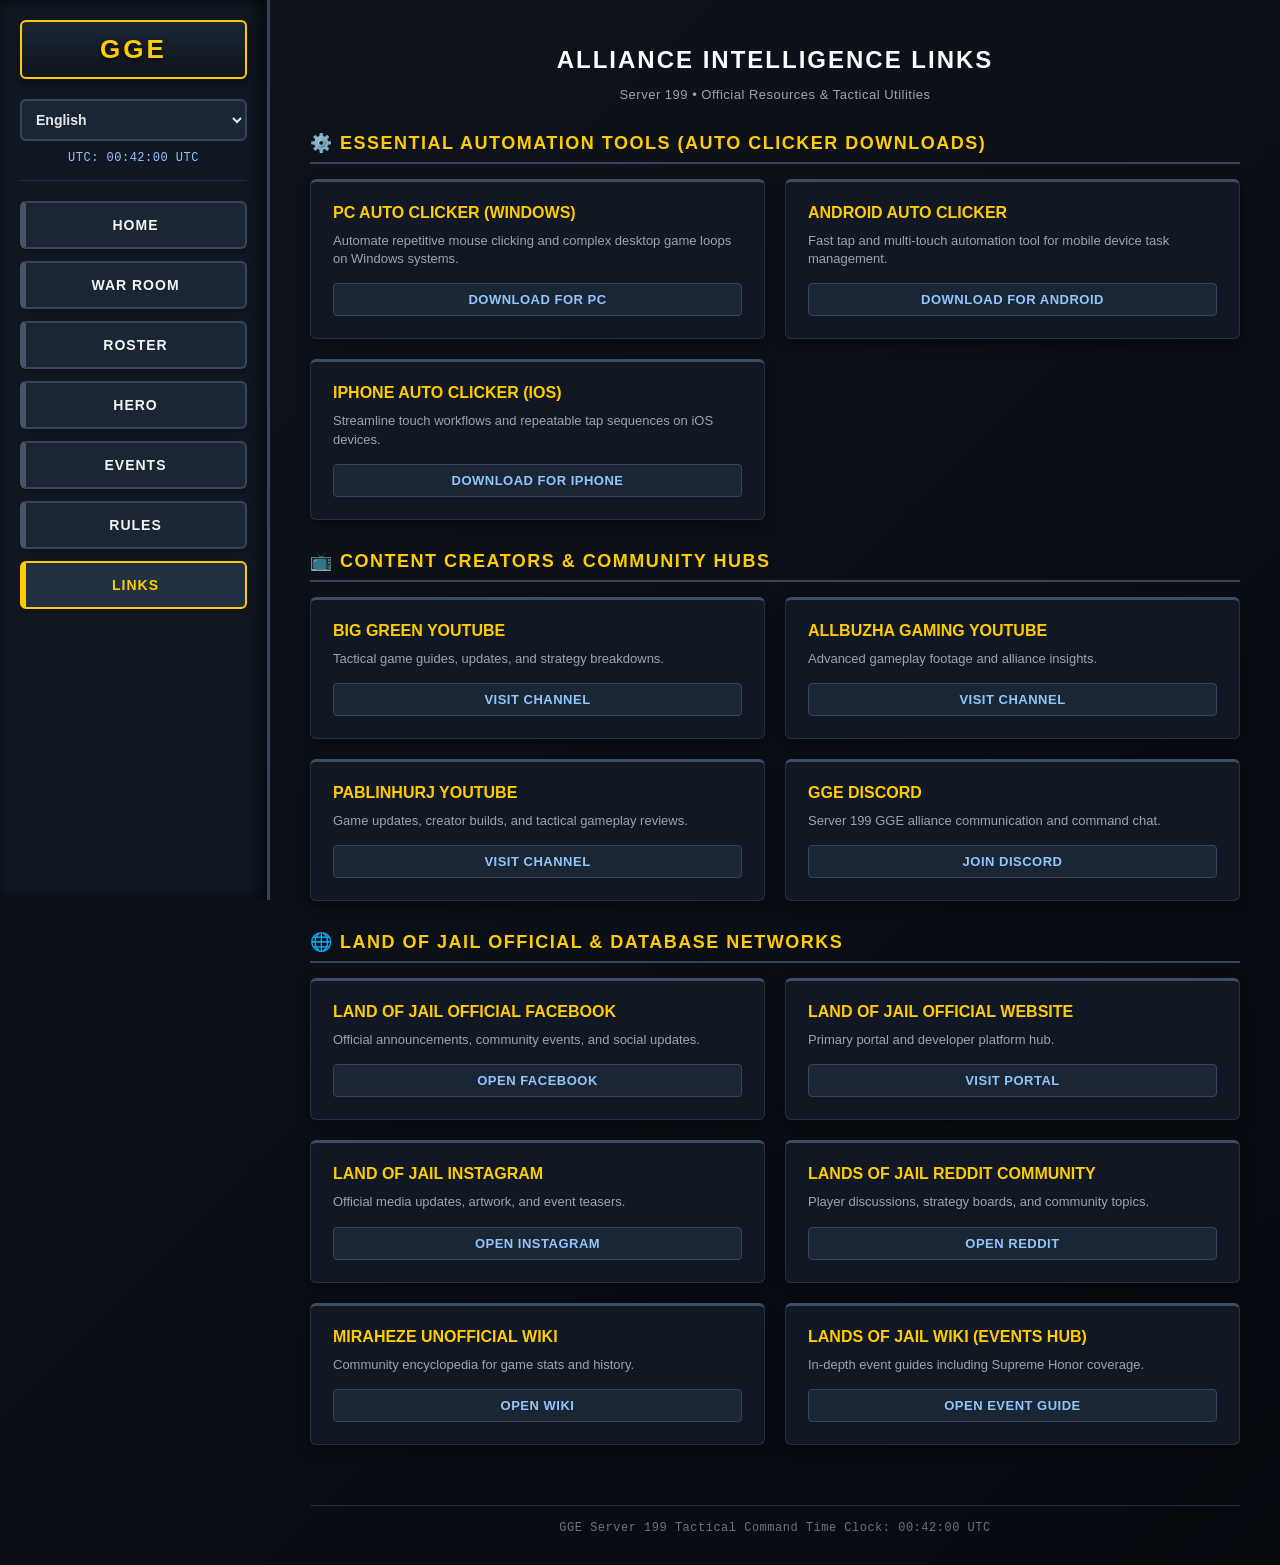
<file: links.html>
<!DOCTYPE html>
<html lang="en">
<head>
    <meta charset="UTF-8">
    <meta name="viewport" content="width=device-width, initial-scale=1.0">
    <title>GGE Server 199 - Intelligence Links</title>
    <style>
        body {
            background: linear-gradient(135deg, #0f141d 0%, #070a0f 100%);
            color: #d1d5db;
            font-family: 'Segoe UI', Tahoma, Geneva, Verdana, sans-serif;
            margin: 0;
            padding: 0;
            display: flex;
            min-height: 100vh;
        }
        /* Vertical Military Flag Sidebar on the Left */
        .sidebar {
            width: 270px;
            background: #111823;
            border-right: 3px solid #33445c;
            padding: 20px;
            display: flex;
            flex-direction: column;
            gap: 20px;
            position: fixed;
            height: 100vh;
            box-sizing: border-box;
            box-shadow: inset -6px 0 15px rgba(0, 0, 0, 0.7);
            z-index: 10;
        }
        /* GGE Flag Header at the Top */
        .flag-header {
            background: linear-gradient(180deg, #1b2635 0%, #0f141d 100%);
            border: 2px solid #ffcc00;
            border-radius: 6px;
            text-align: center;
            padding: 12px;
            box-shadow: 0 4px 10px rgba(0,0,0,0.5);
        }
        .flag-header h1 {
            color: #ffcc00;
            font-size: 26px;
            margin: 0;
            letter-spacing: 3px;
            text-shadow: 0 2px 4px rgba(0,0,0,0.8);
            font-weight: 900;
        }
        .sidebar-top {
            display: flex;
            flex-direction: column;
            gap: 10px;
            border-bottom: 1px solid #223042;
            padding-bottom: 15px;
        }
        .sidebar select {
            background: #1b2635;
            color: #e5e7eb;
            border: 2px solid #33445c;
            padding: 10px;
            border-radius: 6px;
            width: 100%;
            font-weight: bold;
            font-size: 14px;
        }
        .sidebar-clock {
            color: #93c5fd;
            font-size: 12px;
            font-family: monospace;
            letter-spacing: 0.5px;
            text-align: center;
        }
        /* Bulky Tactical Navigation Buttons */
        .nav-links {
            display: flex;
            flex-direction: column;
            gap: 12px;
        }
        .nav-links a {
            color: #f3f4f6;
            text-decoration: none;
            padding: 14px 18px;
            border-radius: 6px;
            background: #1b2635;
            border: 2px solid #33445c;
            border-left: 6px solid #475569;
            transition: all 0.2s ease;
            font-weight: bold;
            text-transform: uppercase;
            font-size: 14px;
            letter-spacing: 1px;
            text-align: center;
            box-shadow: 0 3px 6px rgba(0,0,0,0.3);
        }
        .nav-links a:hover {
            background: #25344a;
            border-color: #93c5fd;
            border-left-color: #93c5fd;
            transform: translateY(-1px);
        }
        .nav-links a.active {
            background: #223042;
            color: #ffcc00;
            border-color: #ffcc00;
            border-left-color: #ffcc00;
        }
        /* Main Command Content Area shifted right */
        .main-content {
            margin-left: 270px;
            flex: 1;
            padding: 30px 40px;
            box-sizing: border-box;
            display: flex;
            flex-direction: column;
            justify-content: space-between;
        }
        .links-container {
            max-width: 1050px;
            margin: 0 auto;
            width: 100%;
        }
        .section-title {
            color: #ffcc00;
            font-size: 18px;
            text-transform: uppercase;
            letter-spacing: 1.5px;
            margin: 30px 0 15px 0;
            border-bottom: 2px solid #33445c;
            padding-bottom: 8px;
        }
        /* Grid Layout for Links */
        .links-grid {
            display: grid;
            grid-template-columns: 1fr 1fr;
            gap: 20px;
            margin-bottom: 20px;
        }
        .link-card {
            background: #111823;
            border: 1px solid #223042;
            border-top: 3px solid #3b4d66;
            border-radius: 6px;
            padding: 22px;
            box-shadow: 0 4px 12px rgba(0, 0, 0, 0.4);
            display: flex;
            flex-direction: column;
            justify-content: space-between;
            min-height: 120px;
            box-sizing: border-box;
        }
        .link-card h3 {
            color: #ffcc00;
            font-size: 16px;
            text-transform: uppercase;
            margin: 0 0 10px 0;
        }
        .link-card p {
            color: #9ca3af;
            font-size: 13px;
            margin: 0 0 15px 0;
            line-height: 1.4;
        }
        .link-btn {
            display: inline-block;
            background: #1b2635;
            color: #93c5fd;
            border: 1px solid #33445c;
            padding: 8px 14px;
            border-radius: 4px;
            text-decoration: none;
            font-weight: bold;
            font-size: 13px;
            text-align: center;
            transition: all 0.2s ease;
            text-transform: uppercase;
            letter-spacing: 0.5px;
        }
        .link-btn:hover {
            background: #25344a;
            color: #ffcc00;
            border-color: #ffcc00;
        }
        footer {
            text-align: center;
            color: #6b7280;
            font-size: 12px;
            border-top: 1px solid #223042;
            padding-top: 15px;
            margin-top: 40px;
            font-family: monospace;
            letter-spacing: 0.5px;
        }
    </style>
</head>
<body>

    <!-- Vertical Military Flag Sidebar -->
    <aside class="sidebar">
        <!-- GGE Flag Header -->
        <div class="flag-header">
            <h1 id="ggeFlag">GGE</h1>
        </div>

        <div class="sidebar-top">
            <!-- Language Selector (All 13 Languages) -->
            <select id="languageSelect" onchange="changeLanguage(this.value)">
                <option value="en">English</option>
                <option value="es">Español</option>
                <option value="de">Deutsch</option>
                <option value="pl">Polski</option>
                <option value="fr">Français</option>
                <option value="nl">Nederlands</option>
                <option value="pt">Português</option>
                <option value="la">Latina</option>
                <option value="ko">한국어</option>
                <option value="tr">Türkçe</option>
                <option value="ru">Русский</option>
                <option value="it">Italiano</option>
                <option value="ar">العربية</option>
            </select>
            <!-- UTC Server Time Clock -->
            <div class="sidebar-clock">UTC: <span id="clock">Loading...</span></div>
        </div>

        <!-- Bulky Tactical Navigation Buttons with Links Active -->
        <nav class="nav-links">
            <a href="index.html" id="home">Home</a>
            <a href="war-room.html" id="warroom">War Room</a>
            <a href="roster.html" id="allianceroster">Roster</a>
            <a href="hero.html" id="heroroster">Hero</a>
            <a href="events.html" id="events">Events</a>
            <a href="rules.html" id="rules">Rules</a>
            <a href="links.html" id="intelliLinks" class="active">Links</a>
        </nav>
    </aside>

    <!-- Main Command Interface -->
    <div class="main-content">
        <main class="links-container">
            <h1 id="linksMainTitle" style="text-align: center; color: #f9fafb; text-transform: uppercase; letter-spacing: 2px; font-size: 24px; margin-bottom: 5px;">Alliance Intelligence Links</h1>
            <p id="linksSubtitle" style="text-align: center; color: #9ca3af; margin-bottom: 30px; font-size: 13px; letter-spacing: 0.5px;">Server 199 • Official Resources & Tactical Utilities</p>

            <!-- Auto Clicker Downloads Section -->
            <h2 class="section-title">⚙️ Essential Automation Tools (Auto Clicker Downloads)</h2>
            <div class="links-grid">
                <div class="link-card">
                    <div>
                        <h3>PC Auto Clicker (Windows)</h3>
                        <p>Automate repetitive mouse clicking and complex desktop game loops on Windows systems.</p>
                    </div>
                    <a href="https://www.opautoclicker.com/" target="_blank" class="link-btn">Download for PC</a>
                </div>
                <div class="link-card">
                    <div>
                        <h3>Android Auto Clicker</h3>
                        <p>Fast tap and multi-touch automation tool for mobile device task management.</p>
                    </div>
                    <a href="https://play.google.com/store/apps/details?id=com.gt.autoclicker" target="_blank" class="link-btn">Download for Android</a>
                </div>
                <div class="link-card">
                    <div>
                        <h3>iPhone Auto Clicker (iOS)</h3>
                        <p>Streamline touch workflows and repeatable tap sequences on iOS devices.</p>
                    </div>
                    <a href="https://apps.apple.com/us/app/auto-clicker-tap-assist/id6756167845" target="_blank" class="link-btn">Download for iPhone</a>
                </div>
            </div>

            <!-- Community & Content Creators -->
            <h2 class="section-title">📺 Content Creators & Community Hubs</h2>
            <div class="links-grid">
                <div class="link-card">
                    <div>
                        <h3>Big Green YouTube</h3>
                        <p>Tactical game guides, updates, and strategy breakdowns.</p>
                    </div>
                    <a href="https://www.youtube.com/@gameswithBG" target="_blank" class="link-btn">Visit Channel</a>
                </div>
                <div class="link-card">
                    <div>
                        <h3>Allbuzha Gaming YouTube</h3>
                        <p>Advanced gameplay footage and alliance insights.</p>
                    </div>
                    <a href="https://www.youtube.com/@allbuzhagaming" target="_blank" class="link-btn">Visit Channel</a>
                </div>
                <div class="link-card">
                    <div>
                        <h3>PablinhuRJ YouTube</h3>
                        <p>Game updates, creator builds, and tactical gameplay reviews.</p>
                    </div>
                    <a href="https://www.youtube.com/@PbHJGaming" target="_blank" class="link-btn">Visit Channel</a>
                </div>
                <div class="link-card">
                    <div>
                        <h3>GGE Discord</h3>
                        <p>Server 199 GGE alliance communication and command chat.</p>
                    </div>
                    <a href="https://discord.gg/lands-of-jail" target="_blank" class="link-btn">Join Discord</a>
                </div>
            </div>

            <!-- Land of Jail Official & Wiki Resources -->
            <h2 class="section-title">🌐 Land of Jail Official & Database Networks</h2>
            <div class="links-grid">
                <div class="link-card">
                    <div>
                        <h3>Land of Jail Official Facebook</h3>
                        <p>Official announcements, community events, and social updates.</p>
                    </div>
                    <a href="https://www.facebook.com/share/g/1LbFQczn83/" target="_blank" class="link-btn">Open Facebook</a>
                </div>
                <div class="link-card">
                    <div>
                        <h3>Land of Jail Official Website</h3>
                        <p>Primary portal and developer platform hub.</p>
                    </div>
                    <a href="https://lojofficial.eworldgame.com/" target="_blank" class="link-btn">Visit Portal</a>
                </div>
                <div class="link-card">
                    <div>
                        <h3>Land of Jail Instagram</h3>
                        <p>Official media updates, artwork, and event teasers.</p>
                    </div>
                    <a href="https://www.instagram.com/landsofjail/?hl=en" target="_blank" class="link-btn">Open Instagram</a>
                </div>
                <div class="link-card">
                    <div>
                        <h3>Lands of Jail Reddit Community</h3>
                        <p>Player discussions, strategy boards, and community topics.</p>
                    </div>
                    <a href="https://www.reddit.com/r/dopegamingsub/comments/1pqqoux/lands_of_jail_best_cheats_for_unlimited_free/" target="_blank" class="link-btn">Open Reddit</a>
                </div>
                <div class="link-card">
                    <div>
                        <h3>Miraheze Unofficial Wiki</h3>
                        <p>Community encyclopedia for game stats and history.</p>
                    </div>
                    <a href="https://landsofjail.miraheze.org" target="_blank" class="link-btn">Open Wiki</a>
                </div>
                <div class="link-card">
                    <div>
                        <h3>Lands of Jail Wiki (Events Hub)</h3>
                        <p>In-depth event guides including Supreme Honor coverage.</p>
                    </div>
                    <a href="https://landsofjail.wiki/events/supreme-honor-event/" target="_blank" class="link-btn">Open Event Guide</a>
                </div>
            </div>
        </main>

        <footer>
            GGE Server 199 Tactical Command Time Clock: <span id="bottomClock">Loading...</span>
        </footer>
    </div>

    <!-- Scripts for Clock and Language Selector -->
    <script>
        function updateServerTime() {
            const now = new Date();
            const utcTime = now.toUTCString().slice(17, 25) + " UTC";
            const clockElement = document.getElementById('clock');
            const bottomClockElement = document.getElementById('bottomClock');
            if (clockElement) clockElement.innerText = utcTime;
            if (bottomClockElement) bottomClockElement.innerText = utcTime;
        }
        setInterval(updateServerTime, 1000);
        updateServerTime();

        // 13-Language Dynamic Text Translation Support
        const translations = {
            en: { home: "Home", warroom: "War Room", allianceroster: "Roster", heroroster: "Hero", events: "Events", rules: "Rules", intelliLinks: "Links", mainTitle: "Alliance Intelligence Links", subtitle: "Server 199 • Official Resources & Tactical Utilities" },
            es: { home: "Inicio", warroom: "Sala de Guerra", allianceroster: "Lista", heroroster: "Héroe", events: "Eventos", rules: "Reglas", intelliLinks: "Enlaces", mainTitle: "Enlaces de Inteligencia", subtitle: "Servidor 199 • Recursos Oficiales y Utilidades" },
            de: { home: "Startseite", warroom: "Kriegsraum", allianceroster: "Kader", heroroster: "Held", events: "Ereignisse", rules: "Regeln", intelliLinks: "Links", mainTitle: "Allianz-Intelligenzlinks", subtitle: "Server 199 • Offizielle Ressourcen & Tools" },
            pl: { home: "Start", warroom: "Pokój Bojowy", allianceroster: "Skład", heroroster: "Bohater", events: "Wydarzenia", rules: "Zasady", intelliLinks: "Linki", mainTitle: "Linki Wywiadowcze Sojuszu", subtitle: "Serwer 199 • Oficjalne Zasoby i Narzędzia" },
            fr: { home: "Accueil", warroom: "Salle de Guerre", allianceroster: "Effectif", heroroster: "Héros", events: "Événements", rules: "Règles", intelliLinks: "Liens", mainTitle: "Liens d'Alliance", subtitle: "Serveur 199 • Ressources Officielles et Outils" },
            nl: { home: "Thuis", warroom: "Oorlogskamer", allianceroster: "Rooster", heroroster: "Held", events: "Evenementen", rules: "Regels", intelliLinks: "Links", mainTitle: "Alliantie Informatie Links", subtitle: "Server 199 • Officiële Bronnen & Hulpmiddelen" },
            pt: { home: "Início", warroom: "Sala de Guerra", allianceroster: "Elenco", heroroster: "Herói", events: "Eventos", rules: "Regras", intelliLinks: "Links", mainTitle: "Links de Inteligência", subtitle: "Servidor 199 • Recursos Oficiais e Utilitários" },
            la: { home: "Domus", warroom: "Cubiculum Belli", allianceroster: "Index", heroroster: "Heros", events: "Eventa", rules: "Regulae", intelliLinks: "Nexus", mainTitle: "Nexus Intelligentiae", subtitle: "Servulus 199 • Officia et Instrumenta" },
            ko: { home: "홈", warroom: "상상실", allianceroster: "명단", heroroster: "영웅", events: "이벤트", rules: "규칙", intelliLinks: "링크", mainTitle: "동맹 정보 링크", subtitle: "서버 199 • 공식 리소스 및 전술 유틸리티" },
            tr: { home: "Ana Sayfa", warroom: "Savaş Odası", allianceroster: "Kadro", heroroster: "Kahraman", events: "Etkinlikler", rules: "Kurallar", intelliLinks: "Bağlantılar", mainTitle: "İttifak İstihbarat Bağlantıları", subtitle: "Sunucu 199 • Resmi Kaynaklar ve Araçlar" },
            ru: { home: "Главная", warroom: "Военный зал", allianceroster: "Состав", heroroster: "Герой", events: "События", rules: "Правила", intelliLinks: "Ссылки", mainTitle: "Разведывательные ссылки", subtitle: "Сервер 199 • Официальные ресурсы и утилиты" },
            it: { home: "Home", warroom: "Stanza di Guerra", allianceroster: "Roster", heroroster: "Eroe", events: "Eventi", rules: "Regole", intelliLinks: "Link", mainTitle: "Link di Intelligence", subtitle: "Server 199 • Risorse Ufficiali e Utility" },
            ar: { home: "الرئيسية", warroom: "غرفة الحرب", allianceroster: "القائمة", heroroster: "البطل", events: "الفعاليات", rules: "القواعد", intelliLinks: "الروابط", mainTitle: "روابط استخبارات التحالف", subtitle: "الخادم 199 • الموارد الرسمية والأدوات" }
        };

        function changeLanguage(lang) {
            const t = translations[lang];
            if (!t) return;
            document.getElementById('home').innerText = t.home;
            document.getElementById('warroom').innerText = t.warroom;
            document.getElementById('allianceroster').innerText = t.allianceroster;
            document.getElementById('heroroster').innerText = t.heroroster;
            document.getElementById('events').innerText = t.events;
            document.getElementById('rules').innerText = t.rules;
            document.getElementById('intelliLinks').innerText = t.intelliLinks;
            document.getElementById('linksMainTitle').innerText = t.mainTitle;
            document.getElementById('linksSubtitle').innerText = t.subtitle;
        }
    </script>
</body>
</html>
</file>
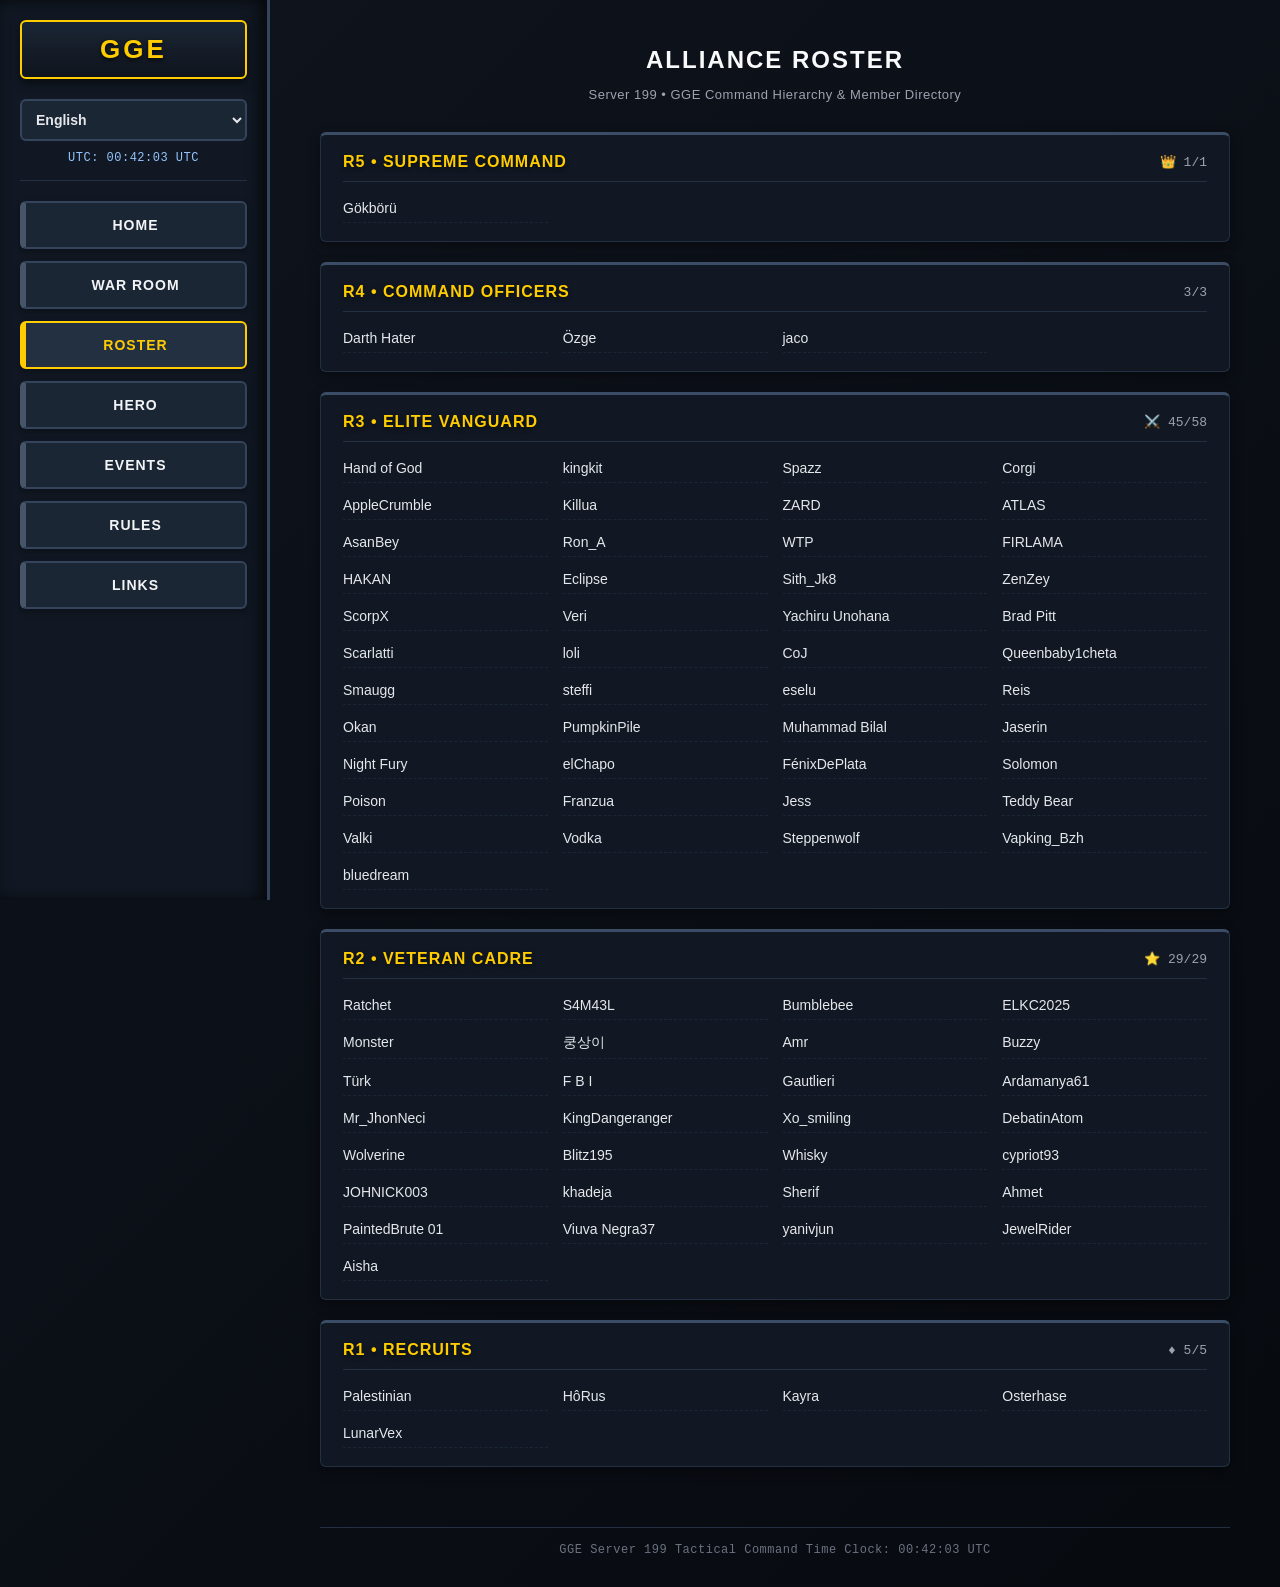
<file: roster.html>
<!DOCTYPE html>
<html lang="en">
<head>
    <meta charset="UTF-8">
    <meta name="viewport" content="width=device-width, initial-scale=1.0">
    <title>GGE Server 199 - Alliance Roster</title>
    <link rel="stylesheet" href="style.css">
    <style>
        body {
            background: linear-gradient(135deg, #0f141d 0%, #070a0f 100%);
            color: #d1d5db;
            font-family: 'Segoe UI', Tahoma, Geneva, Verdana, sans-serif;
            margin: 0;
            padding: 0;
            display: flex;
            min-height: 100vh;
        }
        /* Vertical Military Flag Sidebar on the Left */
        .sidebar {
            width: 270px;
            background: #111823;
            border-right: 3px solid #33445c;
            padding: 20px;
            display: flex;
            flex-direction: column;
            gap: 20px;
            position: fixed;
            height: 100vh;
            box-sizing: border-box;
            box-shadow: inset -6px 0 15px rgba(0, 0, 0, 0.7);
        }
        /* GGE Flag Header at the Top */
        .flag-header {
            background: linear-gradient(180deg, #1b2635 0%, #0f141d 100%);
            border: 2px solid #ffcc00;
            border-radius: 6px;
            text-align: center;
            padding: 12px;
            box-shadow: 0 4px 10px rgba(0,0,0,0.5);
        }
        .flag-header h1 {
            color: #ffcc00;
            font-size: 26px;
            margin: 0;
            letter-spacing: 3px;
            text-shadow: 0 2px 4px rgba(0,0,0,0.8);
            font-weight: 900;
        }
        .sidebar-top {
            display: flex;
            flex-direction: column;
            gap: 10px;
            border-bottom: 1px solid #223042;
            padding-bottom: 15px;
        }
        .sidebar select {
            background: #1b2635;
            color: #e5e7eb;
            border: 2px solid #33445c;
            padding: 10px;
            border-radius: 6px;
            width: 100%;
            font-weight: bold;
            font-size: 14px;
        }
        .sidebar-clock {
            color: #93c5fd;
            font-size: 12px;
            font-family: monospace;
            letter-spacing: 0.5px;
            text-align: center;
        }
        /* Bulky Tactical Navigation Buttons */
        .nav-links {
            display: flex;
            flex-direction: column;
            gap: 12px;
        }
        .nav-links a {
            color: #f3f4f6;
            text-decoration: none;
            padding: 14px 18px;
            border-radius: 6px;
            background: #1b2635;
            border: 2px solid #33445c;
            border-left: 6px solid #475569;
            transition: all 0.2s ease;
            font-weight: bold;
            text-transform: uppercase;
            font-size: 14px;
            letter-spacing: 1px;
            text-align: center;
            box-shadow: 0 3px 6px rgba(0,0,0,0.3);
        }
        .nav-links a:hover {
            background: #25344a;
            border-color: #93c5fd;
            border-left-color: #93c5fd;
            transform: translateY(-1px);
        }
        .nav-links a.active {
            background: #223042;
            color: #ffcc00;
            border-color: #ffcc00;
            border-left-color: #ffcc00;
        }
        /* Main Command Content Area shifted right */
        .main-content {
            margin-left: 270px;
            flex: 1;
            padding: 30px 50px;
            box-sizing: border-box;
            display: flex;
            flex-direction: column;
            justify-content: space-between;
        }
        .roster-container {
            max-width: 950px;
            margin: 0 auto;
            width: 100%;
        }
        /* Tactical Armor Panels */
        .rank-section {
            background: #111823;
            border: 1px solid #223042;
            border-top: 3px solid #3b4d66;
            border-radius: 6px;
            padding: 18px 22px;
            margin-bottom: 20px;
            box-shadow: 0 4px 12px rgba(0, 0, 0, 0.4);
        }
        .rank-header {
            display: flex;
            justify-content: space-between;
            align-items: center;
            border-bottom: 1px solid #223042;
            padding-bottom: 10px;
            margin-top: 0;
            margin-bottom: 12px;
        }
        .rank-header h2 {
            color: #ffcc00;
            font-size: 16px;
            text-transform: uppercase;
            letter-spacing: 1px;
            margin: 0;
            text-shadow: 0 2px 4px rgba(0,0,0,0.5);
        }
        .rank-stats {
            color: #9ca3af;
            font-size: 13px;
            font-family: monospace;
        }
        .name-list {
            list-style-type: none;
            padding-left: 0;
            margin: 0;
            display: grid;
            grid-template-columns: repeat(auto-fill, minmax(180px, 1fr));
            gap: 8px 15px;
        }
        .name-list li {
            padding: 6px 0;
            border-bottom: 1px dashed #1b2635;
            font-size: 14px;
            color: #e5e7eb;
        }
        footer {
            text-align: center;
            color: #6b7280;
            font-size: 12px;
            border-top: 1px solid #223042;
            padding-top: 15px;
            margin-top: 40px;
            font-family: monospace;
            letter-spacing: 0.5px;
        }
    </style>
</head>
<body>

    <!-- Vertical Military Flag Sidebar -->
    <aside class="sidebar">
        <!-- GGE Flag Header -->
        <div class="flag-header">
            <h1 id="ggeFlag">GGE</h1>
        </div>

        <div class="sidebar-top">
            <!-- Language Selector (All 13 Languages) -->
            <select id="languageSelect" onchange="changeLanguage(this.value)">
                <option value="en">English</option>
                <option value="es">Español</option>
                <option value="de">Deutsch</option>
                <option value="pl">Polski</option>
                <option value="fr">Français</option>
                <option value="nl">Nederlands</option>
                <option value="pt">Português</option>
                <option value="la">Latina</option>
                <option value="ko">한국어</option>
                <option value="tr">Türkçe</option>
                <option value="ru">Русский</option>
                <option value="it">Italiano</option>
                <option value="ar">العربية</option>
            </select>
            <!-- UTC Server Time Clock -->
            <div class="sidebar-clock">UTC: <span id="clock">Loading...</span></div>
        </div>

        <!-- Bulky Tactical Navigation Buttons -->
        <nav class="nav-links">
            <a href="index.html" id="home">Home</a>
            <a href="war-room.html" id="warroom">War Room</a>
            <a href="roster.html" id="allianceroster" class="active">Roster</a>
            <a href="hero.html" id="heroroster">Hero</a>
            <a href="events.html" id="events">Events</a>
            <a href="rules.html" id="rules">Rules</a>
            <a href="links.html" id="intelliLinks">Links</a>
        </nav>
    </aside>

    <!-- Main Command Interface -->
    <div class="main-content">
        <main class="roster-container">
            <h1 id="rosterMainTitle" style="text-align: center; color: #f9fafb; text-transform: uppercase; letter-spacing: 2px; font-size: 24px; margin-bottom: 5px;">Alliance Roster</h1>
            <p id="rosterSubtitle" style="text-align: center; color: #9ca3af; margin-bottom: 30px; font-size: 13px; letter-spacing: 0.5px;">Server 199 • GGE Command Hierarchy & Member Directory</p>

            <!-- R5 -->
            <div class="rank-section">
                <div class="rank-header">
                    <h2 id="r5Name">R5 • Supreme Command</h2>
                    <div class="rank-stats">👑 1/1</div>
                </div>
                <ul class="name-list">
                    <li>Gökbörü</li>
                </ul>
            </div>

            <!-- R4 -->
            <div class="rank-section">
                <div class="rank-header">
                    <h2 id="r4Name">R4 • Command Officers</h2>
                    <div class="rank-stats">3/3</div>
                </div>
                <ul class="name-list">
                    <li>Darth Hater</li>
                    <li>Özge</li>
                    <li>jaco</li>
                </ul>
            </div>

            <!-- R3 -->
            <div class="rank-section">
                <div class="rank-header">
                    <h2 id="r3Name">R3 • Elite Vanguard</h2>
                    <div class="rank-stats">⚔️ 45/58</div>
                </div>
                <ul class="name-list">
                    <li>Hand of God</li>
                    <li>kingkit</li>
                    <li>Spazz</li>
                    <li>Corgi</li>
                    <li>AppleCrumble</li>
                    <li>Killua</li>
                    <li>ZARD</li>
                    <li>ATLAS</li>
                    <li>AsanBey</li>
                    <li>Ron_A</li>
                    <li>WTP</li>
                    <li>FIRLAMA</li>
                    <li>HAKAN</li>
                    <li>Eclipse</li>
                    <li>Sith_Jk8</li>
                    <li>ZenZey</li>
                    <li>ScorpX</li>
                    <li>Veri</li>
                    <li>Yachiru Unohana</li>
                    <li>Brad Pitt</li>
                    <li>Scarlatti</li>
                    <li>loli</li>
                    <li>CoJ</li>
                    <li>Queenbaby1cheta</li>
                    <li>Smaugg</li>
                    <li>steffi</li>
                    <li>eselu</li>
                    <li>Reis</li>
                    <li>Okan</li>
                    <li>PumpkinPile</li>
                    <li>Muhammad Bilal</li>
                    <li>Jaserin</li>
                    <li>Night Fury</li>
                    <li>elChapo</li>
                    <li>FénixDePlata</li>
                    <li>Solomon</li>
                    <li>Poison</li>
                    <li>Franzua</li>
                    <li>Jess</li>
                    <li>Teddy Bear</li>
                    <li>Valki</li>
                    <li>Vodka</li>
                    <li>Steppenwolf</li>
                    <li>Vapking_Bzh</li>
                    <li>bluedream</li>
                </ul>
            </div>

            <!-- R2 -->
            <div class="rank-section">
                <div class="rank-header">
                    <h2 id="r2Name">R2 • Veteran Cadre</h2>
                    <div class="rank-stats">⭐ 29/29</div>
                </div>
                <ul class="name-list">
                    <li>Ratchet</li>
                    <li>S4M43L</li>
                    <li>Bumblebee</li>
                    <li>ELKC2025</li>
                    <li>Monster</li>
                    <li>쿵상이</li>
                    <li>Amr</li>
                    <li>Buzzy</li>
                    <li>Türk</li>
                    <li>F B I</li>
                    <li>Gautlieri</li>
                    <li>Ardamanya61</li>
                    <li>Mr_JhonNeci</li>
                    <li>KingDangeranger</li>
                    <li>Xo_smiling</li>
                    <li>DebatinAtom</li>
                    <li>Wolverine</li>
                    <li>Blitz195</li>
                    <li>Whisky</li>
                    <li>cypriot93</li>
                    <li>JOHNICK003</li>
                    <li>khadeja</li>
                    <li>Sherif</li>
                    <li>Ahmet</li>
                    <li>PaintedBrute 01</li>
                    <li>Viuva Negra37</li>
                    <li>yanivjun</li>
                    <li>JewelRider</li>
                    <li>Aisha</li>
                </ul>
            </div>

            <!-- R1 -->
            <div class="rank-section">
                <div class="rank-header">
                    <h2 id="r1Name">R1 • Recruits</h2>
                    <div class="rank-stats">♦️ 5/5</div>
                </div>
                <ul class="name-list">
                    <li>Palestinian</li>
                    <li>HôRus</li>
                    <li>Kayra</li>
                    <li>Osterhase</li>
                    <li>LunarVex</li>
                </ul>
            </div>
        </main>

        <footer>
            GGE Server 199 Tactical Command Time Clock: <span id="bottomClock">Loading...</span>
        </footer>
    </div>

    <!-- Scripts -->
    <script src="translations.js"></script>
    <script>
        function updateServerTime() {
            const now = new Date();
            const utcTime = now.toUTCString().slice(17, 25) + " UTC";
            const clockElement = document.getElementById('clock');
            const bottomClockElement = document.getElementById('bottomClock');
            if (clockElement) clockElement.innerText = utcTime;
            if (bottomClockElement) bottomClockElement.innerText = utcTime;
        }
        setInterval(updateServerTime, 1000);
        updateServerTime();
    </script>
</body>
</html>
</file>
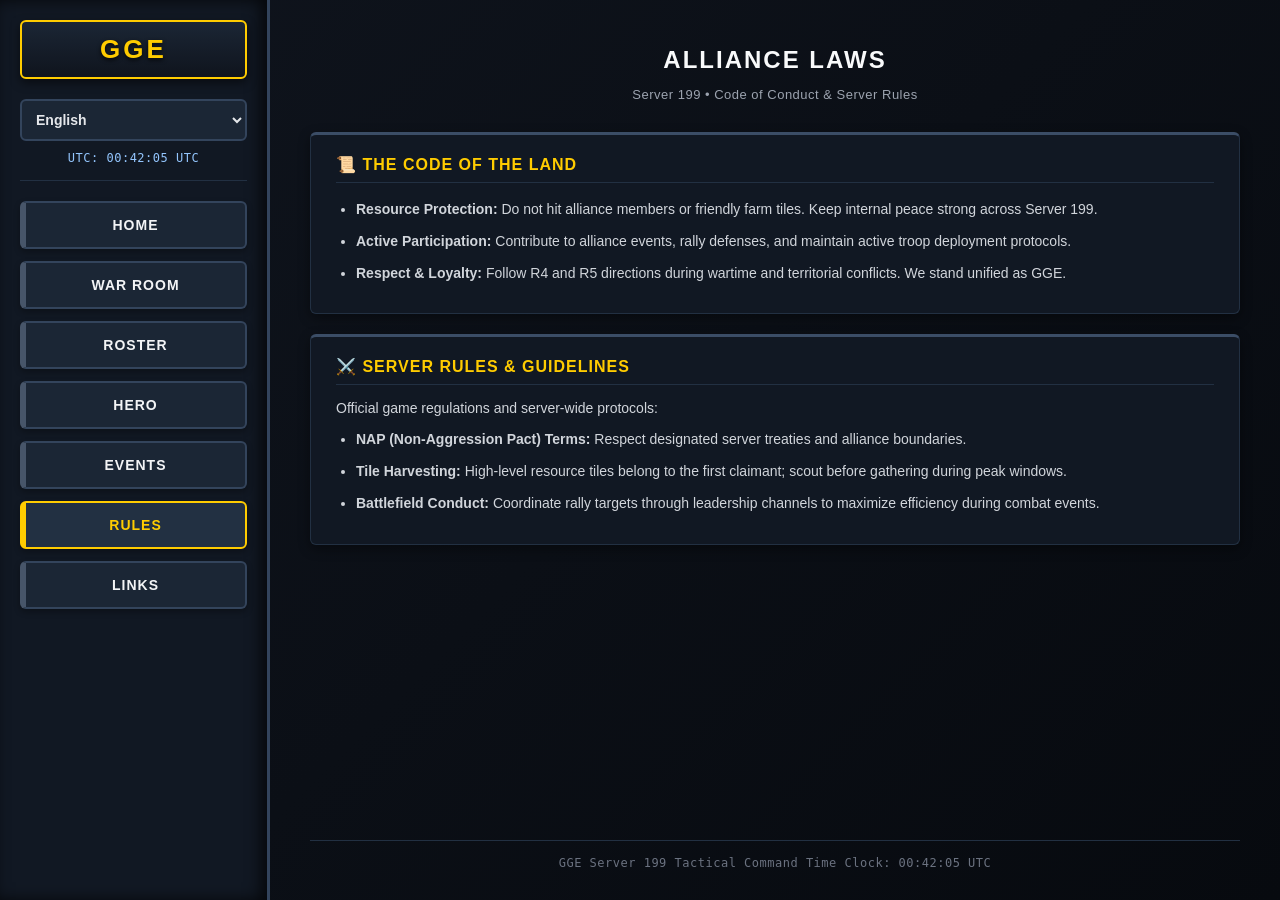
<file: rules.html>
<!DOCTYPE html>
<html lang="en">
<head>
    <meta charset="UTF-8">
    <meta name="viewport" content="width=device-width, initial-scale=1.0">
    <title>GGE Server 199 - Alliance Laws & Rules</title>
    <link rel="stylesheet" href="style.css">
    <style>
        body {
            background: linear-gradient(135deg, #0f141d 0%, #070a0f 100%);
            color: #d1d5db;
            font-family: 'Segoe UI', Tahoma, Geneva, Verdana, sans-serif;
            margin: 0;
            padding: 0;
            display: flex;
            min-height: 100vh;
        }
        /* Vertical Military Flag Sidebar on the Left */
        .sidebar {
            width: 270px;
            background: #111823;
            border-right: 3px solid #33445c;
            padding: 20px;
            display: flex;
            flex-direction: column;
            gap: 20px;
            position: fixed;
            height: 100vh;
            box-sizing: border-box;
            box-shadow: inset -6px 0 15px rgba(0, 0, 0, 0.7);
            z-index: 10;
        }
        /* GGE Flag Header at the Top */
        .flag-header {
            background: linear-gradient(180deg, #1b2635 0%, #0f141d 100%);
            border: 2px solid #ffcc00;
            border-radius: 6px;
            text-align: center;
            padding: 12px;
            box-shadow: 0 4px 10px rgba(0,0,0,0.5);
        }
        .flag-header h1 {
            color: #ffcc00;
            font-size: 26px;
            margin: 0;
            letter-spacing: 3px;
            text-shadow: 0 2px 4px rgba(0,0,0,0.8);
            font-weight: 900;
        }
        .sidebar-top {
            display: flex;
            flex-direction: column;
            gap: 10px;
            border-bottom: 1px solid #223042;
            padding-bottom: 15px;
        }
        .sidebar select {
            background: #1b2635;
            color: #e5e7eb;
            border: 2px solid #33445c;
            padding: 10px;
            border-radius: 6px;
            width: 100%;
            font-weight: bold;
            font-size: 14px;
        }
        .sidebar-clock {
            color: #93c5fd;
            font-size: 12px;
            font-family: monospace;
            letter-spacing: 0.5px;
            text-align: center;
        }
        /* Bulky Tactical Navigation Buttons */
        .nav-links {
            display: flex;
            flex-direction: column;
            gap: 12px;
        }
        .nav-links a {
            color: #f3f4f6;
            text-decoration: none;
            padding: 14px 18px;
            border-radius: 6px;
            background: #1b2635;
            border: 2px solid #33445c;
            border-left: 6px solid #475569;
            transition: all 0.2s ease;
            font-weight: bold;
            text-transform: uppercase;
            font-size: 14px;
            letter-spacing: 1px;
            text-align: center;
            box-shadow: 0 3px 6px rgba(0,0,0,0.3);
        }
        .nav-links a:hover {
            background: #25344a;
            border-color: #93c5fd;
            border-left-color: #93c5fd;
            transform: translateY(-1px);
        }
        .nav-links a.active {
            background: #223042;
            color: #ffcc00;
            border-color: #ffcc00;
            border-left-color: #ffcc00;
        }
        /* Main Command Content Area shifted right */
        .main-content {
            margin-left: 270px;
            flex: 1;
            padding: 30px 40px;
            box-sizing: border-box;
            display: flex;
            flex-direction: column;
            justify-content: space-between;
        }
        .rules-container {
            max-width: 1050px;
            margin: 0 auto;
            width: 100%;
        }
        /* Tactical Armor Panels */
        .rule-card {
            background: #111823;
            border: 1px solid #223042;
            border-top: 3px solid #3b4d66;
            border-radius: 6px;
            padding: 20px 25px;
            margin-bottom: 20px;
            box-shadow: 0 4px 12px rgba(0, 0, 0, 0.4);
        }
        .rule-card h2 {
            color: #ffcc00;
            font-size: 16px;
            text-transform: uppercase;
            letter-spacing: 1px;
            margin-top: 0;
            margin-bottom: 15px;
            border-bottom: 1px solid #223042;
            padding-bottom: 8px;
            display: flex;
            align-items: center;
            gap: 8px;
        }
        .rule-card p {
            color: #d1d5db;
            font-size: 14px;
            margin: 0 0 12px 0;
        }
        .rule-card ul {
            margin: 0;
            padding-left: 20px;
            color: #d1d5db;
            font-size: 14px;
            line-height: 1.7;
        }
        .rule-card li {
            margin-bottom: 8px;
        }
        footer {
            text-align: center;
            color: #6b7280;
            font-size: 12px;
            border-top: 1px solid #223042;
            padding-top: 15px;
            margin-top: 40px;
            font-family: monospace;
            letter-spacing: 0.5px;
        }
    </style>
</head>
<body>

    <!-- Vertical Military Flag Sidebar -->
    <aside class="sidebar">
        <!-- GGE Flag Header -->
        <div class="flag-header">
            <h1 id="ggeFlag">GGE</h1>
        </div>

        <div class="sidebar-top">
            <!-- Language Selector (All 13 Languages) -->
            <select id="languageSelect" onchange="changeLanguage(this.value)">
                <option value="en">English</option>
                <option value="es">Español</option>
                <option value="de">Deutsch</option>
                <option value="pl">Polski</option>
                <option value="fr">Français</option>
                <option value="nl">Nederlands</option>
                <option value="pt">Português</option>
                <option value="la">Latina</option>
                <option value="ko">한국어</option>
                <option value="tr">Türkçe</option>
                <option value="ru">Русский</option>
                <option value="it">Italiano</option>
                <option value="ar">العربية</option>
            </select>
            <!-- UTC Server Time Clock -->
            <div class="sidebar-clock">UTC: <span id="clock">Loading...</span></div>
        </div>

        <!-- Bulky Tactical Navigation Buttons with Rules Active -->
        <nav class="nav-links">
            <a href="index.html" id="home">Home</a>
            <a href="war-room.html" id="warroom">War Room</a>
            <a href="roster.html" id="allianceroster">Roster</a>
            <a href="hero.html" id="heroroster">Hero</a>
            <a href="events.html" id="events">Events</a>
            <a href="rules.html" id="rules" class="active">Rules</a>
            <a href="links.html" id="intelliLinks">Links</a>
        </nav>
    </aside>

    <!-- Main Command Interface -->
    <div class="main-content">
        <main class="rules-container">
            <h1 id="rulesMainTitle" style="text-align: center; color: #f9fafb; text-transform: uppercase; letter-spacing: 2px; font-size: 24px; margin-bottom: 5px;">Alliance Laws</h1>
            <p id="rulesSubtitle" style="text-align: center; color: #9ca3af; margin-bottom: 30px; font-size: 13px; letter-spacing: 0.5px;">Server 199 • Code of Conduct & Server Rules</p>

            <!-- Card 1: The Code of the Land -->
            <div class="rule-card">
                <h2 id="rulesCard1Title">📜 The Code of the Land</h2>
                <ul class="rule-list">
                    <li><strong id="rule1Title">Resource Protection:</strong> <span id="rule1Desc">Do not hit alliance members or friendly farm tiles. Keep internal peace strong across Server 199.</span></li>
                    <li><strong id="rule2Title">Active Participation:</strong> <span id="rule2Desc">Contribute to alliance events, rally defenses, and maintain active troop deployment protocols.</span></li>
                    <li><strong id="rule3Title">Respect & Loyalty:</strong> <span id="rule3Desc">Follow R4 and R5 directions during wartime and territorial conflicts. We stand unified as GGE.</span></li>
                </ul>
            </div>

            <!-- Card 2: Server Rules & Guidelines -->
            <div class="rule-card">
                <h2 id="rulesCard2Title">⚔️ Server Rules & Guidelines</h2>
                <p id="rulesCard2Intro">Official game regulations and server-wide protocols:</p>
                <ul class="rule-list">
                    <li><strong id="rule4Title">NAP (Non-Aggression Pact) Terms:</strong> <span id="rule4Desc">Respect designated server treaties and alliance boundaries.</span></li>
                    <li><strong id="rule5Title">Tile Harvesting:</strong> <span id="rule5Desc">High-level resource tiles belong to the first claimant; scout before gathering during peak windows.</span></li>
                    <li><strong id="rule6Title">Battlefield Conduct:</strong> <span id="rule6Desc">Coordinate rally targets through leadership channels to maximize efficiency during combat events.</span></li>
                </ul>
            </div>
        </main>

        <footer>
            GGE Server 199 Tactical Command Time Clock: <span id="bottomClock">Loading...</span>
        </footer>
    </div>

    <!-- Scripts -->
    <script src="translations.js"></script>
    <script>
        function updateServerTime() {
            const now = new Date();
            const utcTime = now.toUTCString().slice(17, 25) + " UTC";
            const clockElement = document.getElementById('clock');
            const bottomClockElement = document.getElementById('bottomClock');
            if (clockElement) clockElement.innerText = utcTime;
            if (bottomClockElement) bottomClockElement.innerText = utcTime;
        }
        setInterval(updateServerTime, 1000);
        updateServerTime();
    </script>
</body>
</html>
</file>
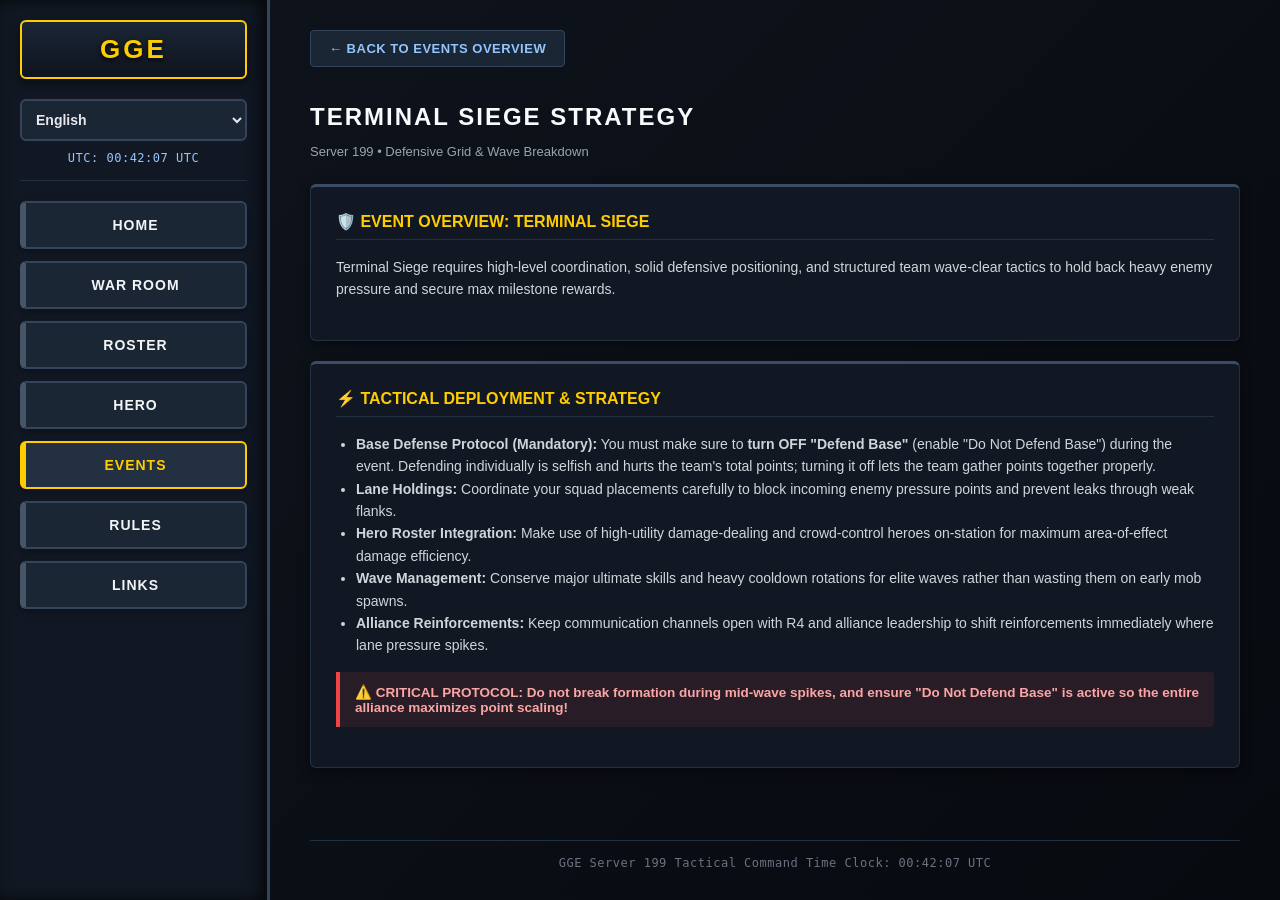
<file: terminal-siege.html>
<!DOCTYPE html>
<html lang="en">
<head>
    <meta charset="UTF-8">
    <meta name="viewport" content="width=device-width, initial-scale=1.0">
    <title>GGE Server 199 - Terminal Siege Strategy</title>
    <style>
        body {
            background: linear-gradient(135deg, #0f141d 0%, #070a0f 100%);
            color: #d1d5db;
            font-family: 'Segoe UI', Tahoma, Geneva, Verdana, sans-serif;
            margin: 0;
            padding: 0;
            display: flex;
            min-height: 100vh;
        }
        .sidebar {
            width: 270px;
            background: #111823;
            border-right: 3px solid #33445c;
            padding: 20px;
            display: flex;
            flex-direction: column;
            gap: 20px;
            position: fixed;
            height: 100vh;
            box-sizing: border-box;
            box-shadow: inset -6px 0 15px rgba(0, 0, 0, 0.7);
            z-index: 10;
        }
        .flag-header {
            background: linear-gradient(180deg, #1b2635 0%, #0f141d 100%);
            border: 2px solid #ffcc00;
            border-radius: 6px;
            text-align: center;
            padding: 12px;
            box-shadow: 0 4px 10px rgba(0,0,0,0.5);
        }
        .flag-header h1 {
            color: #ffcc00;
            font-size: 26px;
            margin: 0;
            letter-spacing: 3px;
            text-shadow: 0 2px 4px rgba(0,0,0,0.8);
            font-weight: 900;
        }
        .sidebar-top {
            display: flex;
            flex-direction: column;
            gap: 10px;
            border-bottom: 1px solid #223042;
            padding-bottom: 15px;
        }
        .sidebar select {
            background: #1b2635;
            color: #e5e7eb;
            border: 2px solid #33445c;
            padding: 10px;
            border-radius: 6px;
            width: 100%;
            font-weight: bold;
            font-size: 14px;
        }
        .sidebar-clock {
            color: #93c5fd;
            font-size: 12px;
            font-family: monospace;
            letter-spacing: 0.5px;
            text-align: center;
        }
        .nav-links {
            display: flex;
            flex-direction: column;
            gap: 12px;
        }
        .nav-links a {
            color: #f3f4f6;
            text-decoration: none;
            padding: 14px 18px;
            border-radius: 6px;
            background: #1b2635;
            border: 2px solid #33445c;
            border-left: 6px solid #475569;
            transition: all 0.2s ease;
            font-weight: bold;
            text-transform: uppercase;
            font-size: 14px;
            letter-spacing: 1px;
            text-align: center;
            box-shadow: 0 3px 6px rgba(0,0,0,0.3);
        }
        .nav-links a:hover {
            background: #25344a;
            border-color: #93c5fd;
            border-left-color: #93c5fd;
            transform: translateY(-1px);
        }
        .nav-links a.active {
            background: #223042;
            color: #ffcc00;
            border-color: #ffcc00;
            border-left-color: #ffcc00;
        }
        .main-content {
            margin-left: 270px;
            flex: 1;
            padding: 30px 40px;
            box-sizing: border-box;
            display: flex;
            flex-direction: column;
            justify-content: space-between;
        }
        .content-container {
            max-width: 1050px;
            margin: 0 auto;
            width: 100%;
        }
        .intel-card {
            background: #111823;
            border: 1px solid #223042;
            border-top: 3px solid #3b4d66;
            border-radius: 6px;
            padding: 25px;
            margin-bottom: 20px;
            box-shadow: 0 4px 12px rgba(0, 0, 0, 0.4);
        }
        .intel-card h3 {
            color: #ffcc00;
            font-size: 16px;
            text-transform: uppercase;
            margin-top: 0;
            border-bottom: 1px solid #223042;
            padding-bottom: 8px;
        }
        .intel-card p, .intel-card li {
            color: #d1d5db;
            font-size: 14px;
            line-height: 1.6;
        }
        .intel-card ul {
            padding-left: 20px;
            margin: 10px 0;
        }
        .alert-box {
            background: rgba(239, 68, 68, 0.1);
            border-left: 4px solid #ef4444;
            padding: 12px 15px;
            margin: 15px 0;
            border-radius: 0 4px 4px 0;
            color: #fca5a5;
            font-weight: bold;
            font-size: 13.5px;
        }
        .back-btn {
            display: inline-block;
            background: #1b2635;
            color: #93c5fd;
            border: 1px solid #33445c;
            padding: 10px 18px;
            border-radius: 4px;
            text-decoration: none;
            font-weight: bold;
            font-size: 13px;
            text-transform: uppercase;
            letter-spacing: 0.5px;
            margin-bottom: 20px;
        }
        .back-btn:hover {
            background: #25344a;
            color: #ffcc00;
            border-color: #ffcc00;
        }
        footer {
            text-align: center;
            color: #6b7280;
            font-size: 12px;
            border-top: 1px solid #223042;
            padding-top: 15px;
            margin-top: 40px;
            font-family: monospace;
            letter-spacing: 0.5px;
        }
    </style>
</head>
<body>

    <aside class="sidebar">
        <div class="flag-header">
            <h1 id="ggeFlag">GGE</h1>
        </div>
        <div class="sidebar-top">
            <select id="languageSelect" onchange="changeLanguage(this.value)">
                <option value="en">English</option>
                <option value="es">Español</option>
                <option value="de">Deutsch</option>
                <option value="pl">Polski</option>
                <option value="fr">Français</option>
                <option value="nl">Nederlands</option>
                <option value="pt">Português</option>
                <option value="la">Latina</option>
                <option value="ko">한국어</option>
                <option value="tr">Türkçe</option>
                <option value="ru">Русский</option>
                <option value="it">Italiano</option>
                <option value="ar">العربية</option>
            </select>
            <div class="sidebar-clock">UTC: <span id="clock">Loading...</span></div>
        </div>
        <nav class="nav-links">
            <a href="index.html" id="home">Home</a>
            <a href="war-room.html" id="warroom">War Room</a>
            <a href="roster.html" id="allianceroster">Roster</a>
            <a href="hero.html" id="heroroster">Hero</a>
            <a href="events.html" id="events" class="active">Events</a>
            <a href="rules.html" id="rules">Rules</a>
            <a href="links.html" id="intelliLinks">Links</a>
        </nav>
    </aside>

    <div class="main-content">
        <main class="content-container">
            <a href="events.html" class="back-btn">&larr; Back to Events Overview</a>
            
            <h1 style="color: #f9fafb; text-transform: uppercase; letter-spacing: 2px; font-size: 24px; margin-bottom: 5px;">Terminal Siege Strategy</h1>
            <p style="color: #9ca3af; margin-bottom: 25px; font-size: 13px;">Server 199 • Defensive Grid & Wave Breakdown</p>

            <div class="intel-card">
                <h3>🛡️ Event Overview: Terminal Siege</h3>
                <p>Terminal Siege requires high-level coordination, solid defensive positioning, and structured team wave-clear tactics to hold back heavy enemy pressure and secure max milestone rewards.</p>
            </div>

            <div class="intel-card">
                <h3>⚡ Tactical Deployment & Strategy</h3>
                <ul>
                    <li><strong>Base Defense Protocol (Mandatory):</strong> You must make sure to <strong>turn OFF "Defend Base"</strong> (enable "Do Not Defend Base") during the event. Defending individually is selfish and hurts the team's total points; turning it off lets the team gather points together properly.</li>
                    <li><strong>Lane Holdings:</strong> Coordinate your squad placements carefully to block incoming enemy pressure points and prevent leaks through weak flanks.</li>
                    <li><strong>Hero Roster Integration:</strong> Make use of high-utility damage-dealing and crowd-control heroes on-station for maximum area-of-effect damage efficiency.</li>
                    <li><strong>Wave Management:</strong> Conserve major ultimate skills and heavy cooldown rotations for elite waves rather than wasting them on early mob spawns.</li>
                    <li><strong>Alliance Reinforcements:</strong> Keep communication channels open with R4 and alliance leadership to shift reinforcements immediately where lane pressure spikes.</li>
                </ul>
                <div class="alert-box">
                    ⚠️ CRITICAL PROTOCOL: Do not break formation during mid-wave spikes, and ensure "Do Not Defend Base" is active so the entire alliance maximizes point scaling!
                </div>
            </div>
        </main>

        <footer>
            GGE Server 199 Tactical Command Time Clock: <span id="bottomClock">Loading...</span>
        </footer>
    </div>

    <script>
        function updateServerTime() {
            const now = new Date();
            const utcTime = now.toUTCString().slice(17, 25) + " UTC";
            const clockElement = document.getElementById('clock');
            const bottomClockElement = document.getElementById('bottomClock');
            if (clockElement) clockElement.innerText = utcTime;
            if (bottomClockElement) bottomClockElement.innerText = utcTime;
        }
        setInterval(updateServerTime, 1000);
        updateServerTime();
    </script>
</body>
</html>
</file>
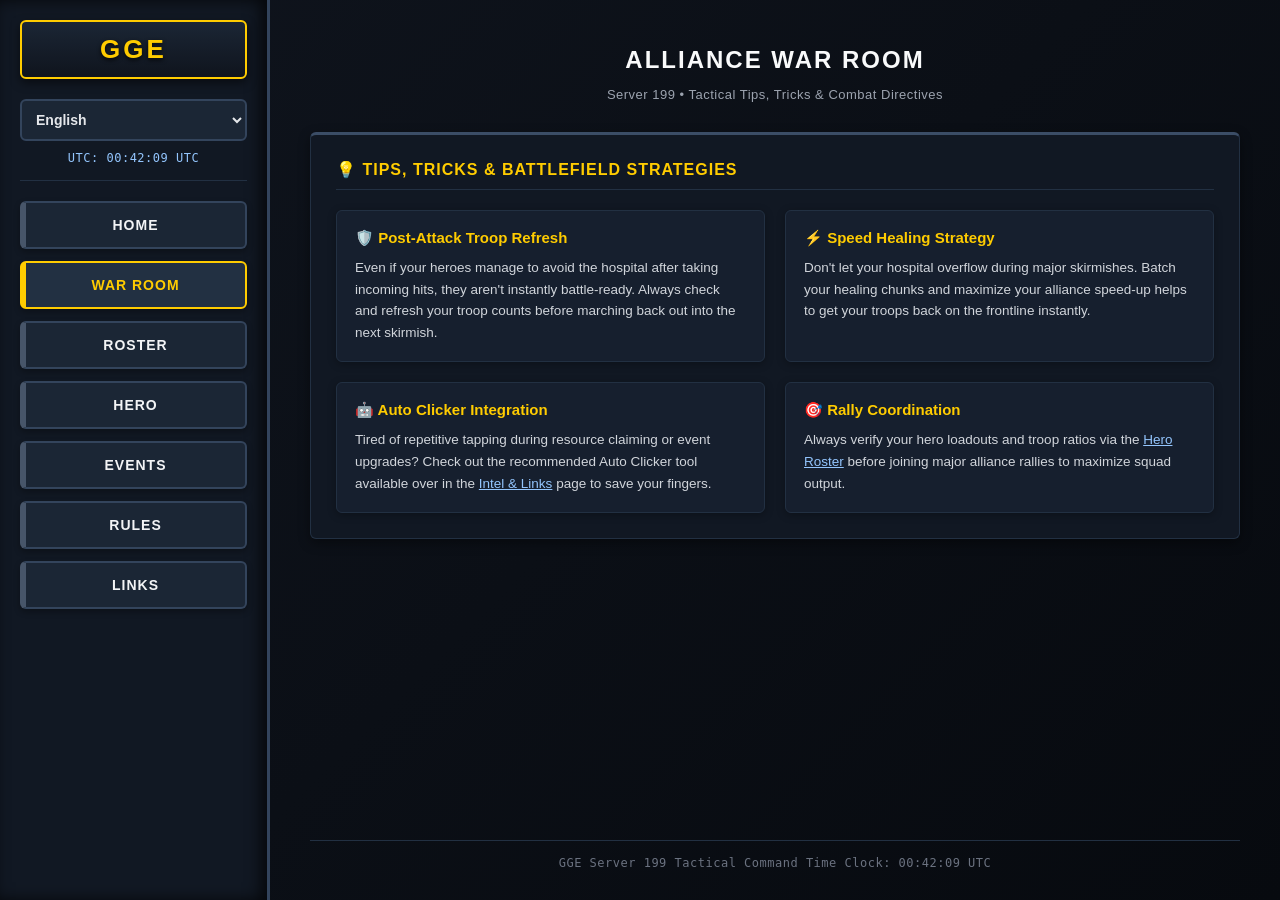
<file: war-room.html>
<!DOCTYPE html>
<html lang="en">
<head>
    <meta charset="UTF-8">
    <meta name="viewport" content="width=device-width, initial-scale=1.0">
    <title>GGE Server 199 - Alliance War Room</title>
    <link rel="stylesheet" href="style.css">
    <style>
        body {
            background: linear-gradient(135deg, #0f141d 0%, #070a0f 100%);
            color: #d1d5db;
            font-family: 'Segoe UI', Tahoma, Geneva, Verdana, sans-serif;
            margin: 0;
            padding: 0;
            display: flex;
            min-height: 100vh;
        }
        /* Vertical Military Flag Sidebar on the Left */
        .sidebar {
            width: 270px;
            background: #111823;
            border-right: 3px solid #33445c;
            padding: 20px;
            display: flex;
            flex-direction: column;
            gap: 20px;
            position: fixed;
            height: 100vh;
            box-sizing: border-box;
            box-shadow: inset -6px 0 15px rgba(0, 0, 0, 0.7);
            z-index: 10;
        }
        /* GGE Flag Header at the Top */
        .flag-header {
            background: linear-gradient(180deg, #1b2635 0%, #0f141d 100%);
            border: 2px solid #ffcc00;
            border-radius: 6px;
            text-align: center;
            padding: 12px;
            box-shadow: 0 4px 10px rgba(0,0,0,0.5);
        }
        .flag-header h1 {
            color: #ffcc00;
            font-size: 26px;
            margin: 0;
            letter-spacing: 3px;
            text-shadow: 0 2px 4px rgba(0,0,0,0.8);
            font-weight: 900;
        }
        .sidebar-top {
            display: flex;
            flex-direction: column;
            gap: 10px;
            border-bottom: 1px solid #223042;
            padding-bottom: 15px;
        }
        .sidebar select {
            background: #1b2635;
            color: #e5e7eb;
            border: 2px solid #33445c;
            padding: 10px;
            border-radius: 6px;
            width: 100%;
            font-weight: bold;
            font-size: 14px;
        }
        .sidebar-clock {
            color: #93c5fd;
            font-size: 12px;
            font-family: monospace;
            letter-spacing: 0.5px;
            text-align: center;
        }
        /* Bulky Tactical Navigation Buttons */
        .nav-links {
            display: flex;
            flex-direction: column;
            gap: 12px;
        }
        .nav-links a {
            color: #f3f4f6;
            text-decoration: none;
            padding: 14px 18px;
            border-radius: 6px;
            background: #1b2635;
            border: 2px solid #33445c;
            border-left: 6px solid #475569;
            transition: all 0.2s ease;
            font-weight: bold;
            text-transform: uppercase;
            font-size: 14px;
            letter-spacing: 1px;
            text-align: center;
            box-shadow: 0 3px 6px rgba(0,0,0,0.3);
        }
        .nav-links a:hover {
            background: #25344a;
            border-color: #93c5fd;
            border-left-color: #93c5fd;
            transform: translateY(-1px);
        }
        .nav-links a.active {
            background: #223042;
            color: #ffcc00;
            border-color: #ffcc00;
            border-left-color: #ffcc00;
        }
        /* Main Command Content Area shifted right */
        .main-content {
            margin-left: 270px;
            flex: 1;
            padding: 30px 40px;
            box-sizing: border-box;
            display: flex;
            flex-direction: column;
            justify-content: space-between;
        }
        .war-room-container {
            max-width: 1050px;
            margin: 0 auto;
            width: 100%;
        }
        /* Main Section Container Panel */
        .strategy-panel {
            background: #111823;
            border: 1px solid #223042;
            border-top: 3px solid #3b4d66;
            border-radius: 6px;
            padding: 25px;
            box-shadow: 0 4px 12px rgba(0, 0, 0, 0.4);
            margin-bottom: 20px;
        }
        .strategy-panel-header {
            color: #ffcc00;
            font-size: 16px;
            text-transform: uppercase;
            letter-spacing: 1px;
            margin-top: 0;
            margin-bottom: 20px;
            border-bottom: 1px solid #223042;
            padding-bottom: 10px;
            display: flex;
            align-items: center;
            gap: 10px;
        }
        /* Grid for Strategy Cards */
        .strategies-grid {
            display: grid;
            grid-template-columns: 1fr 1fr;
            gap: 20px;
        }
        .strategy-card {
            background: #161f2e;
            border: 1px solid #223042;
            border-radius: 6px;
            padding: 18px;
            box-shadow: 0 2px 8px rgba(0,0,0,0.3);
        }
        .strategy-card h3 {
            color: #ffcc00;
            font-size: 15px;
            margin-top: 0;
            margin-bottom: 10px;
            display: flex;
            align-items: center;
            gap: 8px;
        }
        .strategy-card p {
            color: #d1d5db;
            font-size: 13.5px;
            line-height: 1.6;
            margin: 0;
        }
        .strategy-card a {
            color: #93c5fd;
            text-decoration: underline;
        }
        footer {
            text-align: center;
            color: #6b7280;
            font-size: 12px;
            border-top: 1px solid #223042;
            padding-top: 15px;
            margin-top: 40px;
            font-family: monospace;
            letter-spacing: 0.5px;
        }
    </style>
</head>
<body>

    <!-- Vertical Military Flag Sidebar -->
    <aside class="sidebar">
        <!-- GGE Flag Header -->
        <div class="flag-header">
            <h1 id="ggeFlag">GGE</h1>
        </div>

        <div class="sidebar-top">
            <!-- Language Selector (All 13 Languages) -->
            <select id="languageSelect" onchange="changeLanguage(this.value)">
                <option value="en">English</option>
                <option value="es">Español</option>
                <option value="de">Deutsch</option>
                <option value="pl">Polski</option>
                <option value="fr">Français</option>
                <option value="nl">Nederlands</option>
                <option value="pt">Português</option>
                <option value="la">Latina</option>
                <option value="ko">한국어</option>
                <option value="tr">Türkçe</option>
                <option value="ru">Русский</option>
                <option value="it">Italiano</option>
                <option value="ar">العربية</option>
            </select>
            <!-- UTC Server Time Clock -->
            <div class="sidebar-clock">UTC: <span id="clock">Loading...</span></div>
        </div>

        <!-- Bulky Tactical Navigation Buttons with War Room Active -->
        <nav class="nav-links">
            <a href="index.html" id="home">Home</a>
            <a href="war-room.html" id="warroom" class="active">War Room</a>
            <a href="roster.html" id="allianceroster">Roster</a>
            <a href="hero.html" id="heroroster">Hero</a>
            <a href="events.html" id="events">Events</a>
            <a href="rules.html" id="rules">Rules</a>
            <a href="links.html" id="intelliLinks">Links</a>
        </nav>
    </aside>

    <!-- Main Command Interface -->
    <div class="main-content">
        <main class="war-room-container">
            <h1 id="warRoomMainTitle" style="text-align: center; color: #f9fafb; text-transform: uppercase; letter-spacing: 2px; font-size: 24px; margin-bottom: 5px;">Alliance War Room</h1>
            <p id="warRoomSubtitle" style="text-align: center; color: #9ca3af; margin-bottom: 30px; font-size: 13px; letter-spacing: 0.5px;">Server 199 • Tactical Tips, Tricks & Combat Directives</p>

            <!-- Main Panel Container -->
            <div class="strategy-panel">
                <h2 id="warRoomPanelTitle" class="strategy-panel-header">💡 Tips, Tricks & Battlefield Strategies</h2>
                
                <div class="strategies-grid">
                    <!-- Card 1 -->
                    <div class="strategy-card">
                        <h3 id="stratTitle1">🛡️ Post-Attack Troop Refresh</h3>
                        <p id="stratDesc1">Even if your heroes manage to avoid the hospital after taking incoming hits, they aren't instantly battle-ready. Always check and refresh your troop counts before marching back out into the next skirmish.</p>
                    </div>

                    <!-- Card 2 -->
                    <div class="strategy-card">
                        <h3 id="stratTitle2">⚡ Speed Healing Strategy</h3>
                        <p id="stratDesc2">Don't let your hospital overflow during major skirmishes. Batch your healing chunks and maximize your alliance speed-up helps to get your troops back on the frontline instantly.</p>
                    </div>

                    <!-- Card 3 -->
                    <div class="strategy-card">
                        <h3 id="stratTitle3">🤖 Auto Clicker Integration</h3>
                        <p id="stratDesc3">Tired of repetitive tapping during resource claiming or event upgrades? Check out the recommended Auto Clicker tool available over in the <a href="links.html" id="stratLinkText">Intel & Links</a> page to save your fingers.</p>
                    </div>

                    <!-- Card 4 -->
                    <div class="strategy-card">
                        <h3 id="stratTitle4">🎯 Rally Coordination</h3>
                        <p id="stratDesc4">Always verify your hero loadouts and troop ratios via the <a href="hero.html" id="stratHeroLink">Hero Roster</a> before joining major alliance rallies to maximize squad output.</p>
                    </div>
                </div>
            </div>
        </main>

        <footer>
            GGE Server 199 Tactical Command Time Clock: <span id="bottomClock">Loading...</span>
        </footer>
    </div>

    <!-- Scripts -->
    <script src="translations.js"></script>
    <script>
        function updateServerTime() {
            const now = new Date();
            const utcTime = now.toUTCString().slice(17, 25) + " UTC";
            const clockElement = document.getElementById('clock');
            const bottomClockElement = document.getElementById('bottomClock');
            if (clockElement) clockElement.innerText = utcTime;
            if (bottomClockElement) bottomClockElement.innerText = utcTime;
        }
        setInterval(updateServerTime, 1000);
        updateServerTime();
    </script>
</body>
</html>
</file>
<file: style.css>
/* Left-Side Alliance Flag Banner Layout */
.alliance-banner {
    position: fixed;
    top: 0;
    left: 0;
    width: 260px;
    height: 100vh;
    background-color: #161b22;
    border-right: 1px solid rgba(255, 204, 0, 0.2);
    display: flex;
    flex-direction: column;
    justify-content: space-between; /* Pushes the header to top and footer to bottom */
    padding: 20px;
    box-sizing: border-box;
    z-index: 1000;
    overflow-y: auto;
}

/* Banner Shield / Logo Header */
.alliance-shield {
    text-align: center;
    padding-bottom: 20px;
    border-bottom: 1px solid rgba(255, 204, 0, 0.1);
}

.alliance-shield h2 {
    color: #ffcc00;
    margin: 5px 0 0 0;
    font-size: 20px;
    letter-spacing: 2px;
}

#bannerServer {
    color: #8b949e;
    font-size: 12px;
}

/* Navigation Links */
.banner-nav {
    display: flex;
    flex-direction: column;
    gap: 10px;
    flex-grow: 1;
    margin-top: 20px;
}

.banner-nav a, .banner-dropdown-btn {
    color: #c9d1d9;
    background: transparent;
    border: none;
    text-align: left;
    padding: 10px 12px;
    font-size: 14px;
    text-decoration: none;
    border-radius: 6px;
    cursor: pointer;
    transition: background 0.2s, color 0.2s;
    font-family: inherit;
}

.banner-nav a:hover, .banner-dropdown-btn:hover {
    background-color: rgba(255, 204, 0, 0.1);
    color: #ffcc00;
}

/* Dropdown Menu for Events */
.banner-dropdown-content {
    display: none;
    flex-direction: column;
    padding-left: 15px;
    gap: 5px;
    margin-top: 5px;
}

.banner-dropdown-content.show {
    display: flex;
}

.banner-dropdown-content a {
    font-size: 13px;
    padding: 6px 10px;
    color: #8b949e;
}

.banner-dropdown-content a:hover {
    color: #ffcc00;
}

/* Banner Footer (Pinned to Bottom Left) */
.banner-footer {
    border-top: 1px solid rgba(255, 204, 0, 0.1);
    padding-top: 15px;
    display: flex;
    flex-direction: column;
    gap: 10px;
}

#languageSelector {
    width: 100%;
    background-color: #0d1117;
    color: #c9d1d9;
    border: 1px solid rgba(255, 204, 0, 0.3);
    padding: 8px;
    border-radius: 4px;
    font-size: 13px;
    cursor: pointer;
}

#liveTime {
    color: #ffcc00;
    font-size: 12px;
    text-align: center;
    font-family: monospace;
    background-color: #0d1117;
    padding: 6px;
    border-radius: 4px;
    border: 1px solid rgba(255, 204, 0, 0.1);
}

/* Main Content Offset so it doesn't hide behind the left banner */
.main-content-wrapper {
    margin-left: 260px;
    padding: 40px;
    box-sizing: border-box;
}
</file>
